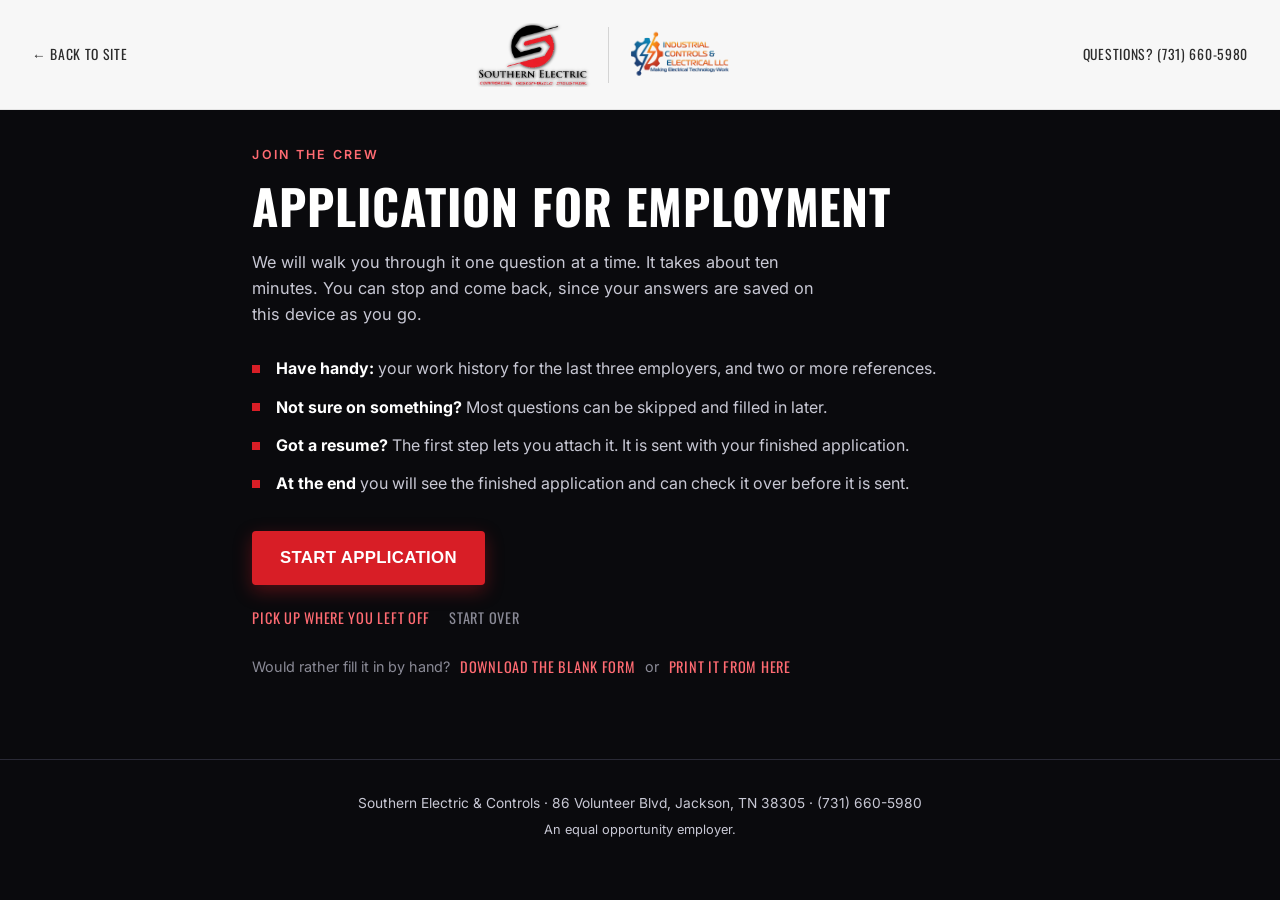
<file: apply.html>
<!DOCTYPE html>
<html lang="en">
<head>
<meta charset="UTF-8">
<meta name="viewport" content="width=device-width, initial-scale=1.0">
<meta name="description" content="Apply for a position with Southern Electric &amp; Controls - electrical, controls, design and estimating careers in Jackson, TN.">
<meta name="robots" content="index, follow">
<title>Apply Now | Southern Electric &amp; Controls</title>

<link rel="preconnect" href="https://fonts.googleapis.com">
<link rel="preconnect" href="https://fonts.gstatic.com" crossorigin>
<link href="https://fonts.googleapis.com/css2?family=Inter:wght@400;500;600;700;900&family=Oswald:wght@500;600;700&display=swap" rel="stylesheet">

<link rel="stylesheet" href="css/style.css?v=2">
<link rel="stylesheet" href="css/responsive.css?v=2">
<link rel="stylesheet" href="css/apply.css?v=13">

<link rel="icon" href="assets/images/logos/favicon.ico" sizes="any">
</head>
<body class="apply-page">

<!-- Header: same bar as the site, trimmed to a logo + a way back -->
<header class="header" id="header">
    <div class="header-inner">
        <a class="apply-back" href="index.html">&larr; <span>Back to site</span></a>
        <div class="logo">
            <a href="index.html" aria-label="Southern Electric &amp; Controls home">
                <img src="assets/images/logos/sec-logo.webp" alt="Southern Electric &amp; Controls" class="logo-img logo-img--sec" decoding="async">
            </a>
            <span class="logo-divider"></span>
            <img src="assets/images/logos/UpdatedICELogo-removebg-preview.webp" alt="Industrial Controls &amp; Electrical" class="logo-img logo-img--ice" decoding="async">
        </div>
        <a class="apply-help" href="tel:+17316605980">Questions? (731) 660-5980</a>
    </div>
</header>

<main class="apply-main">

    <!-- ---------- intro ---------- -->
    <section class="apply-intro" id="applyIntro">
        <div class="apply-shell">
            <div class="section-eyebrow">Join the crew</div>
            <h1>Application for employment</h1>
            <p class="apply-lead">
                We will walk you through it one question at a time. It takes about
                ten minutes. You can stop and come back, since your answers are
                saved on this device as you go.
            </p>
            <ul class="apply-points">
                <li><strong>Have handy:</strong> your work history for the last three
                    employers, and two or more references.</li>
                <li><strong>Not sure on something?</strong> Most questions can be skipped
                    and filled in later.</li>
                <li><strong>Got a resume?</strong> The first step lets you attach it.
                    It is sent with your finished application.</li>
                <li><strong>At the end</strong> you will see the finished application and
                    can check it over before it is sent.</li>
            </ul>
            <button class="btn btn--primary apply-start" id="applyStart">Start application</button>
            <p class="apply-resume" id="applyResume" hidden>
                <button class="apply-linkbtn" id="applyResumeBtn">Pick up where you left off</button>
                <button class="apply-linkbtn apply-linkbtn--muted" id="applyClearBtn">Start over</button>
            </p>
            <p class="apply-paper-note">
                Would rather fill it in by hand?
                <a class="apply-linkbtn" href="/assets/docs/SEC-Employment-Application.pdf" download>Download the blank form</a>
                <span class="apply-paper-or">or</span>
                <a class="apply-linkbtn" href="/apply?blank=1">print it from here</a>
            </p>
        </div>
    </section>

    <!-- ---------- the wizard ---------- -->
    <section class="apply-wizard" id="applyWizard" hidden>
        <div class="apply-progress" aria-hidden="true">
            <div class="apply-progress-bar" id="applyProgressBar"></div>
        </div>
        <div class="apply-shell">
            <div class="apply-step-meta">
                <button type="button" class="apply-jump-toggle" id="applyJump" aria-expanded="false" aria-controls="applyJumpPanel">
                    <span class="apply-section-name" id="applySectionName">Personal information</span>
                    <span class="apply-jump-caret" aria-hidden="true"></span>
                </button>
                <span class="apply-step-count" id="applyStepCount">1 of 1</span>
            </div>
            <nav class="apply-jump-panel" id="applyJumpPanel" hidden aria-label="Jump to a section"></nav>

            <form id="applyForm" novalidate>
                <div class="apply-card-stage" id="applyStage"><!-- cards render here --></div>

                <div class="apply-controls">
                    <button type="button" class="apply-btn apply-btn--back" id="applyBack">Back</button>
                    <button type="button" class="apply-btn apply-btn--skip" id="applySkip" hidden>Skip</button>
                    <button type="button" class="apply-btn apply-btn--review" id="applyToReview" hidden>Back to review</button>
                    <button type="submit" class="apply-btn apply-btn--next" id="applyNext">Next</button>
                </div>
                <p class="apply-tip">Press <kbd>Enter</kbd> to continue</p>
            </form>
        </div>
    </section>

    <!-- ---------- review ---------- -->
    <section class="apply-review" id="applyReview" hidden>
        <div class="apply-shell">
            <div class="section-eyebrow">Last look</div>
            <h2>Check your application</h2>
            <p class="apply-lead">This is exactly what we will receive. Check it over, then send.</p>

            <div class="apply-review-doc" id="applyReviewDoc"><!-- filled form renders here --></div>

            <div class="apply-send-row">
                <button class="btn btn--primary" id="applySend">Send my application</button>
                <button class="apply-linkbtn" id="applyBackToEdit">Keep editing</button>
            </div>
            <p class="apply-sending" id="applySending" hidden>Sending&hellip;</p>
            <p class="apply-error" id="applyError" hidden></p>
        </div>
    </section>

    <!-- ---------- done ---------- -->
    <section class="apply-done" id="applyDone" hidden>
        <div class="apply-shell apply-shell--center">
            <div class="apply-done-mark" aria-hidden="true">&#10003;</div>
            <h2>Application sent</h2>
            <p class="apply-lead" id="applyDoneLead">
                Thank you. Your application is with our team and a copy of the completed
                form went with it. We will be in touch.
            </p>
            <p><a class="btn btn--ghost" href="index.html">Back to the site</a></p>
        </div>
    </section>

</main>

<footer class="apply-footer">
    <div class="apply-shell">
        <p>Southern Electric &amp; Controls &middot; 86 Volunteer Blvd, Jackson, TN 38305 &middot;
           <a href="tel:+17316605980">(731) 660-5980</a></p>
        <p class="apply-eeo">An equal opportunity employer.</p>
    </div>
</footer>

<script src="js/apply-schema.js?v=4"></script>
<script src="js/apply-doc.js?v=5"></script>
<script src="js/apply.js?v=9"></script>
</body>
</html>
</file>
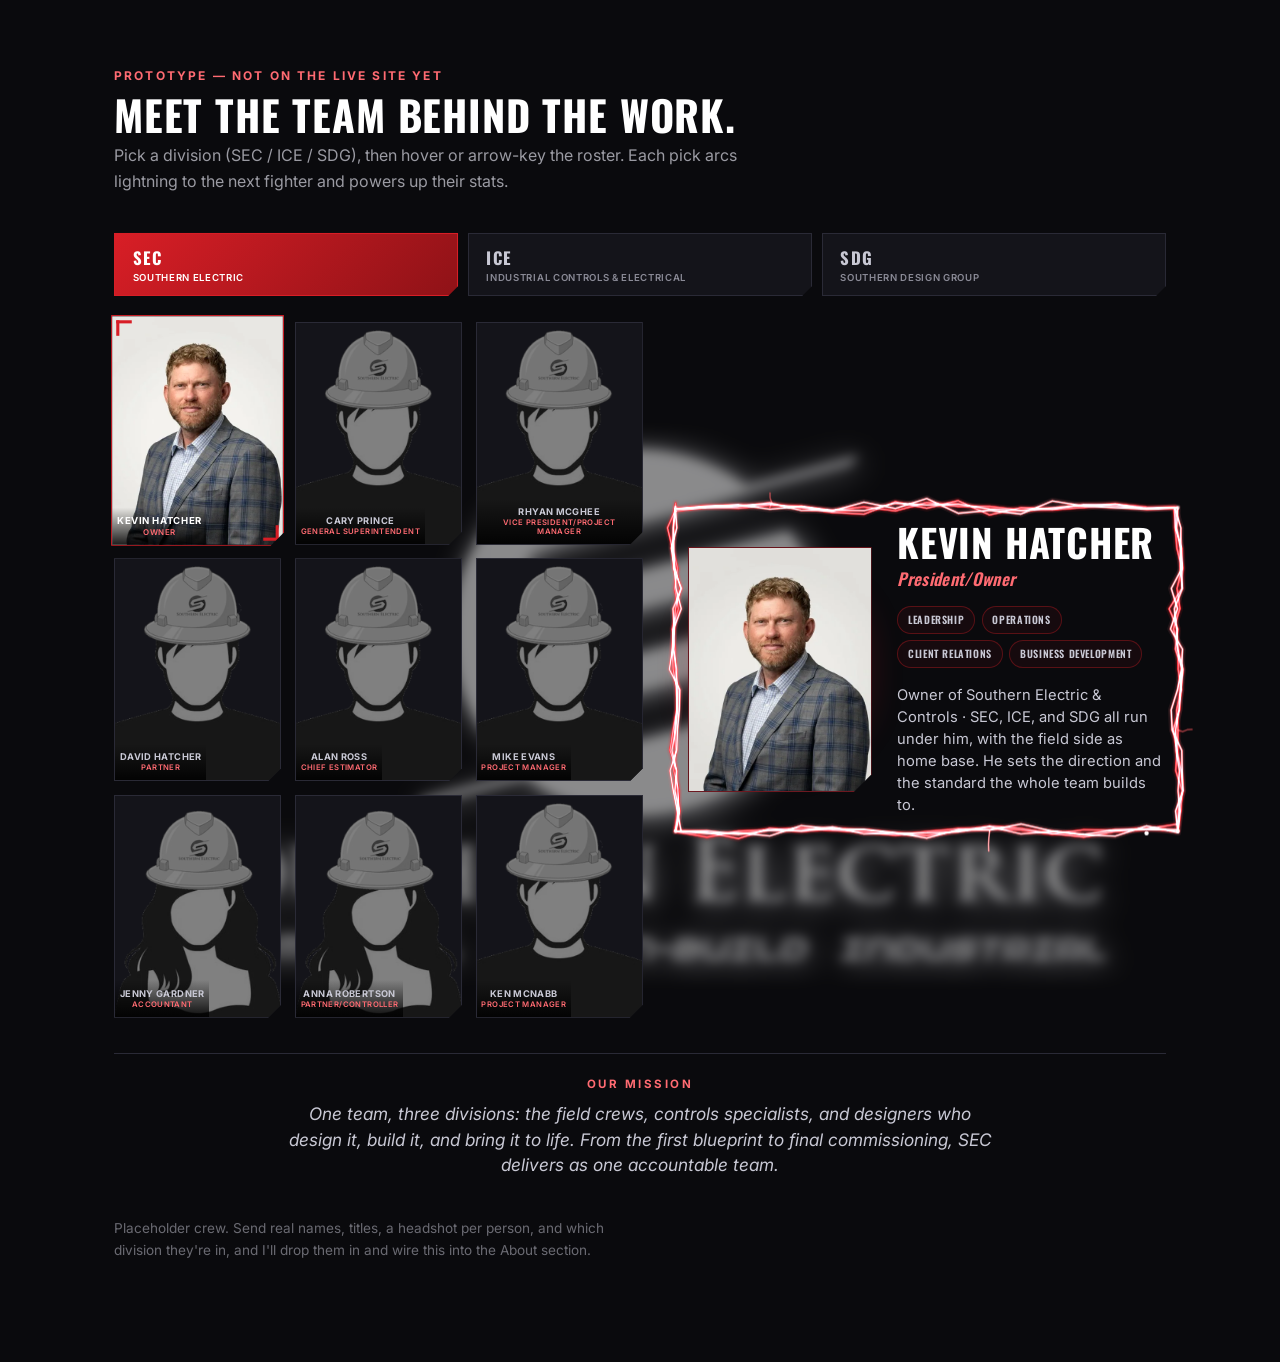
<file: team-preview.html>
<!doctype html>
<html lang="en"><head>
<meta charset="utf-8"><meta name="viewport" content="width=device-width, initial-scale=1">
<title>SEC Team — Arc Select (preview)</title>
<link href="https://fonts.googleapis.com/css2?family=Oswald:wght@500;600;700&family=Inter:wght@400;500;600;700&display=swap" rel="stylesheet">
<link rel="stylesheet" href="css/style.css">
<link rel="stylesheet" href="css/team-select.css">
<style>
  body { margin: 0; background: #0a0a0d; color: #e8e8ea; font-family: 'Inter', sans-serif; }
  .wrap { max-width: 1100px; margin: 0 auto; padding: 70px 24px 100px; }
  .eyebrow { color: #FF6B72; font: 700 .75rem/1 'Inter'; letter-spacing: .18em; text-transform: uppercase; margin-bottom: .7rem; }
  h1 { color: #fff; font-family: 'Oswald'; font-size: clamp(1.8rem, 4vw, 2.6rem); margin: 0 0 .4rem; text-transform: uppercase; }
  .sub { color: #9a9aa2; margin: 0 0 2.4rem; }
  .note { color: #6a6a72; font-size: .85rem; margin-top: 2.5rem; max-width: 60ch; }
</style>
</head><body>
  <div class="wrap">
    <div class="eyebrow">Prototype — not on the live site yet</div>
    <h1>Meet the team behind the work.</h1>
    <p class="sub">Pick a division (SEC / ICE / SDG), then hover or arrow-key the roster. Each pick arcs lightning to the next fighter and powers up their stats.</p>
    <div id="team-select"></div>
    <p class="note">Placeholder crew. Send real names, titles, a headshot per person, and which division they're in, and I'll drop them in and wire this into the About section.</p>
  </div>
  <script src="js/team-select.js"></script>
</body></html>
</file>
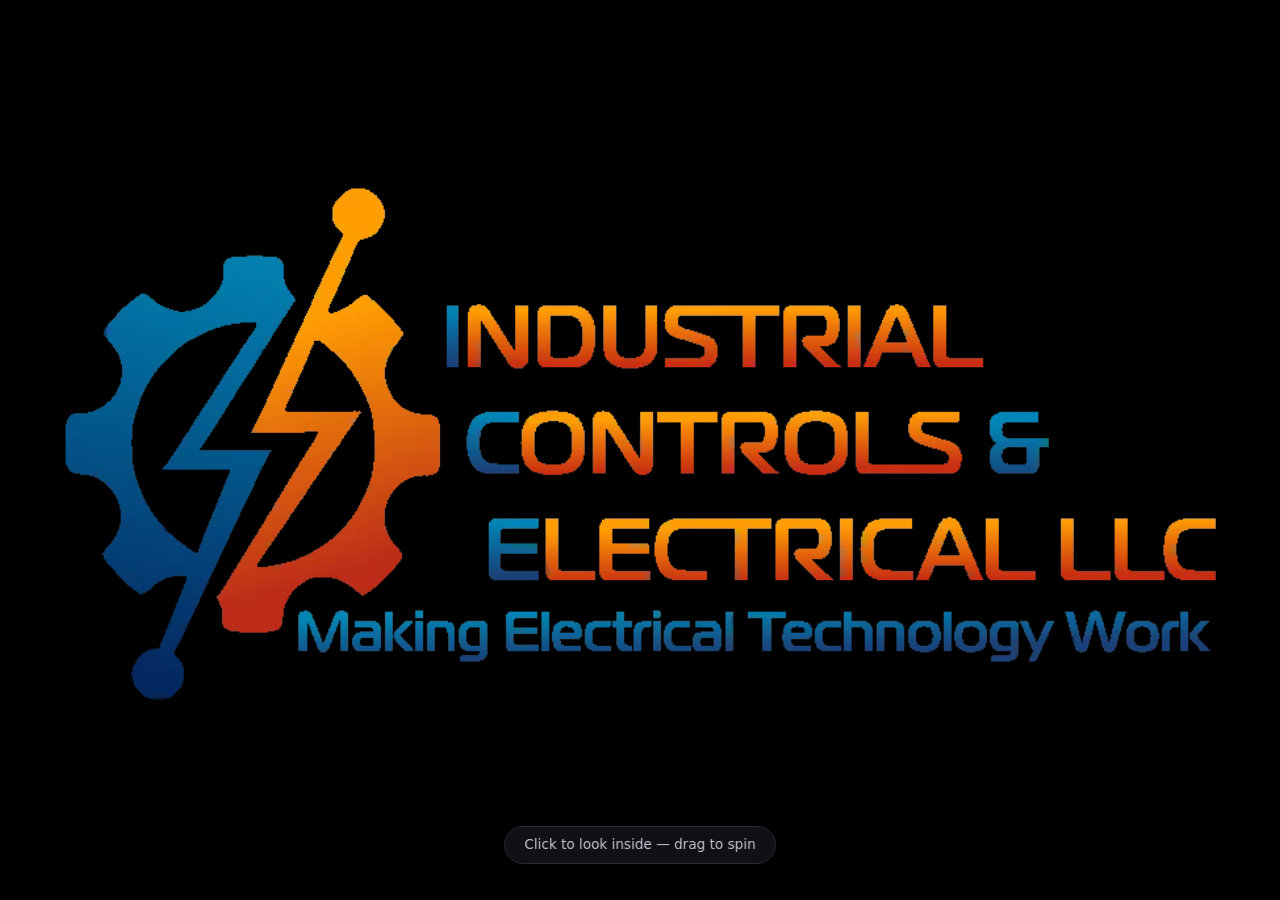
<file: test-panel.html>
<!DOCTYPE html>
<html lang="en">
<head>
<meta charset="UTF-8">
<meta name="viewport" content="width=device-width, initial-scale=1.0">
<title>Panel viewer test</title>
<link rel="stylesheet" href="css/style.css">
<style>
    body { min-height: 100vh; }
    /* mimic the full-width stage from index.html */
</style>
</head>
<body>
    <div class="controls-viewer" id="panelViewer">
        <canvas id="panelCanvas"></canvas>
        <div class="controls-hint" id="panelHint"><span class="hint-desktop">Click to look inside &mdash; drag to spin</span><span class="hint-touch">Tap to look inside &mdash; drag to spin</span></div>
    </div>
    <script type="importmap">
    {
        "imports": {
            "three": "./js/vendor/three.module.min.js",
            "three/addons/": "./js/vendor/addons/"
        }
    }
    </script>
    <script type="module" src="js/controls-panel.js"></script>
</body>
</html>
</file>
<file: css/style.css>
/* ============================================
   SOUTHERN ELECTRIC & CONTROLS - main stylesheet
   Cinematic dark theme inspired by the JM2 reference;
   SEC red palette pulled from the app's brand tokens.
   ============================================ */

:root {
    /* SEC brand palette - single source of truth */
    --sec-red:        #D81E26;
    --sec-red-hover:  #B91820;
    --sec-red-soft:   #FF6B72;
    --sec-red-glow:   rgba(216, 30, 38, 0.35);

    /* Surfaces */
    --bg:             #0a0a0d;
    --bg-darker:      #050507;
    --bg-section:     #101015;
    --bg-card:        #16161d;
    --bg-card-hover:  #1c1c25;
    --border:         #2a2a36;

    /* Text */
    --text:           #ffffff;
    --text-soft:      #c8c8d4;
    --text-muted:     #8a8a96;

    /* Gradients used in heroes / spotlights */
    --gradient-hero:    linear-gradient(135deg, rgba(10,10,13,0.95) 0%, rgba(60,10,12,0.55) 55%, rgba(216,30,38,0.20) 100%);
    --gradient-section: linear-gradient(180deg, var(--bg) 0%, var(--bg-section) 100%);

    /* Layout / motion */
    --header-h:           110px;
    --header-h-scrolled:  76px;
    --container-max:      1400px;
    --section-pad:        110px;
    --t-fast:             0.18s ease;
    --t-smooth:           0.4s cubic-bezier(0.4, 0, 0.2, 1);
    --t-dramatic:         0.7s cubic-bezier(0.16, 1, 0.3, 1);

    /* Shadows */
    --shadow-glow:    0 0 30px var(--sec-red-glow);
    --shadow-card:    0 10px 40px rgba(0, 0, 0, 0.5);

    /* Angled corner cut - the Arc Select shape language (see css/team-select.css).
       45-degree chamfer on the bottom-right; step the size with the surface.
       NOTE: clip-path also clips box-shadow. Only put these on shadow-free
       surfaces, or move the shadow to filter: drop-shadow() so it follows
       the cut silhouette (do not animate that filter - it repaints per frame). */
    --cut-sm: polygon(0 0, 100% 0, 100% calc(100% - 8px),  calc(100% - 8px)  100%, 0 100%);
    --cut-md: polygon(0 0, 100% 0, 100% calc(100% - 13px), calc(100% - 13px) 100%, 0 100%);
    --cut-lg: polygon(0 0, 100% 0, 100% calc(100% - 18px), calc(100% - 18px) 100%, 0 100%);
}

/* --- Reset --- */
*, *::before, *::after { box-sizing: border-box; margin: 0; padding: 0; }
html { scroll-behavior: smooth; font-size: 16px; }
body {
    font-family: 'Inter', system-ui, -apple-system, sans-serif;
    background: var(--bg);
    color: var(--text);
    line-height: 1.6;
    overflow-x: hidden;
    -webkit-font-smoothing: antialiased;
}

/* --- Typography --- */
h1, h2, h3, h4, h5 {
    font-family: 'Oswald', 'Inter', sans-serif;
    text-transform: uppercase;
    letter-spacing: 0.02em;
    line-height: 1.05;
    color: var(--text);
}
h1 { font-size: clamp(2.4rem, 5vw, 4.2rem); font-weight: 700; }
h2 { font-size: clamp(1.8rem, 3.5vw, 2.8rem); font-weight: 700; }
h3 { font-size: clamp(1.1rem, 2vw, 1.4rem); font-weight: 600; }
h4 { font-size: 1rem; font-weight: 700; }
h5 { font-size: 0.78rem; font-weight: 700; letter-spacing: 0.12em; color: var(--text-soft); }
p  { color: var(--text-soft); max-width: 65ch; }
a  { color: inherit; text-decoration: none; transition: color var(--t-fast); }

/* --- Container --- */
.container {
    width: 100%;
    max-width: var(--container-max);
    margin: 0 auto;
    padding: 0 2rem;
}

/* --- Reusable bits --- */
.section-eyebrow {
    text-transform: uppercase;
    letter-spacing: 0.18em;
    font-size: 0.78rem;
    font-weight: 600;
    color: var(--sec-red-soft);
    margin-bottom: 1rem;
}
.section-eyebrow--light { color: var(--sec-red-soft); }
.section-title { max-width: 24ch; margin-bottom: 3rem; }
.section-title--light { color: var(--text); }
.accent { color: var(--sec-red-soft); }

.btn {
    display: inline-flex;
    align-items: center;
    gap: 0.5rem;
    padding: 0.95rem 1.6rem;
    border-radius: 4px;
    font-weight: 600;
    font-size: 0.95rem;
    letter-spacing: 0.02em;
    text-transform: uppercase;
    transition: background-color var(--t-smooth), border-color var(--t-smooth), color var(--t-smooth), transform var(--t-smooth), box-shadow var(--t-smooth);
    cursor: pointer;
    border: 2px solid transparent;
}
.btn--primary {
    background: var(--sec-red);
    color: white;
    box-shadow: 0 6px 18px rgba(216, 30, 38, 0.35);
}
.btn--primary:hover { background: var(--sec-red-hover); transform: translateY(-1px); box-shadow: 0 8px 22px rgba(216, 30, 38, 0.55); }
.btn--ghost { border-color: var(--text-soft); color: var(--text); }
.btn--ghost:hover { border-color: var(--sec-red-soft); color: var(--sec-red-soft); }
.btn--wide { width: 100%; justify-content: center; }

/* --- Loading screen - light backdrop so the SEC logo's black portions stay visible --- */
.loading-screen {
    position: fixed; inset: 0;
    background:
        radial-gradient(circle at center, #f7f5f0 0%, #e9e6df 100%);
    z-index: 9999;
    display: flex; align-items: center; justify-content: center;
    transition: opacity 0.5s ease, visibility 0.5s ease;
}
.loading-screen.hidden { opacity: 0; visibility: hidden; pointer-events: none; }
.loading-mark {
    font-family: 'Oswald', sans-serif;
    font-size: 5rem; font-weight: 700;
    color: var(--sec-red);
    letter-spacing: 0.1em;
    text-shadow: 0 0 40px var(--sec-red-glow);
    animation: pulse 1.6s ease-in-out infinite;
}
.loading-logo {
    max-width: 380px; width: 70%;
    filter: drop-shadow(0 10px 40px rgba(0, 0, 0, 0.15));
    animation: pulse 1.8s ease-in-out infinite;
}
@keyframes pulse { 0%, 100% { opacity: 1; transform: scale(1); } 50% { opacity: 0.7; transform: scale(1.04); } }

/* --- Header --- */
.header {
    position: fixed; top: 0; left: 0; right: 0;
    height: var(--header-h);
    z-index: 1000;
    background: linear-gradient(180deg, rgba(255,255,255,0.96) 0%, rgba(255,255,255,0.88) 100%);
    backdrop-filter: blur(12px); -webkit-backdrop-filter: blur(12px);
    border-bottom: 1px solid rgba(0,0,0,0.08);
    transition: height var(--t-smooth), background var(--t-smooth), border-bottom-color var(--t-smooth), box-shadow var(--t-smooth);
}
/* The bar keeps its full height on scroll - only the background firms up and
   a soft shadow appears, as a depth cue. (It used to shrink to
   --header-h-scrolled; that var is now unused.) */
/* Only the border and shadow change on scroll. The background is left alone
   on purpose: the resting state is a gradient and this used to switch it to a
   flat colour, which browsers cannot fade between - it swapped instantly and
   read as a flash. Border and shadow both animate cleanly. */
.header.scrolled { border-bottom-color: rgba(0,0,0,0.12); box-shadow: 0 2px 16px rgba(0,0,0,0.06); }
.header-inner {
    height: 100%;
    max-width: var(--container-max);
    margin: 0 auto;
    padding: 0 2rem;
    display: flex; align-items: center; justify-content: space-between;
}
.logo {
    display: flex; align-items: center; gap: 14px;
    color: var(--text);
    transition: opacity var(--t-fast);
}
.logo:hover { opacity: 0.85; }
.logo-img {
    width: auto;
    display: block;
    /* Display both logos at sizes that preserve their wordmarks legibly. */
}
/* The SEC logo has black ink + a red mark.  On a near-black background the black
   portions disappear.  Wrap it in a soft off-white plate so it stays readable on
   every theme background.  Padding accounts for the logo's tagline. */
.logo-img--sec {
    height: 72px;
    background: #f5f5f1;
    padding: 6px 12px;
    border-radius: 6px;
    box-shadow: 0 2px 8px rgba(0, 0, 0, 0.25);
}
.logo-img--ice { height: 52px; }       /* ICE logo is light-colored; reads fine on black */
.logo-divider { width: 1px; height: 56px; background: var(--border); }
.logo--footer .logo-img--sec { height: 80px; }
.logo--footer .logo-img--ice { height: 58px; }
/* logos keep their full size on scroll too */

.nav-list { display: flex; align-items: center; gap: 2.2rem; list-style: none; }
.nav-link {
    font-size: 0.9rem;
    font-weight: 500;
    text-transform: uppercase;
    letter-spacing: 0.06em;
    color: #2b2b2b;
    padding: 0.5rem 0;
    position: relative;
    transition: color var(--t-fast);
}
.nav-link::after {
    content: ''; position: absolute; bottom: -2px; left: 0;
    width: 0; height: 2px;
    background: var(--sec-red);
    transition: width var(--t-smooth);
}
.nav-link:hover { color: var(--sec-red); }
.nav-link:hover::after { width: 100%; }
.nav-link--cta {
    padding: 0.55rem 1.2rem;
    background: var(--sec-red);
    color: white;
    border-radius: 4px;
}
.nav-link--cta:hover { background: var(--sec-red-hover); color: white; }
.nav-link--cta::after { display: none; }

/* Mobile menu toggle */
.menu-toggle {
    display: none;
    width: 36px; height: 36px;
    flex-direction: column; justify-content: space-around;
    background: transparent; border: none; cursor: pointer; padding: 6px 0;
}
.menu-toggle span {
    display: block; width: 100%; height: 2px;
    background: #1a1a1a;
    transition: transform var(--t-smooth), opacity var(--t-smooth);
}

/* ── Light header: SEC logo needs no dark plate on white; divider goes light ── */
.header .logo-img--sec {
    background: transparent;
    box-shadow: none;
    padding: 4px 0;
}
.header .logo-divider { background: rgba(0,0,0,0.14); }

/* Mobile nav */
.nav-overlay { display: none; }
.mobile-nav { display: none; }

/* --- HERO ---
   Full-width banner strip with aspect-ratio 1920/500 - same aspect as the
   video, so EVERYTHING inside (gradient bg, logo, video) scales together at
   every viewport width.  The logo always sits at the same proportional
   position whether the banner is 1920px or 800px wide.
   After the video ends, the logo slides to the right and the text slides
   in from the left so they sit side-by-side. */
.hero {
    position: relative;
    width: 100%;
    padding-top: var(--header-h);
    overflow: hidden;
    background: #0a0a0d;
}

/* Layer 0 - full-bleed gradient.  Page-level background that extends behind
   the banner; relevant on the mobile stack where text sits below the banner. */
.hero-bg {
    position: absolute; inset: 0;
    background: url('../Images/Gradient.webp') center center / cover no-repeat;
    z-index: 0;
}

/* Layer 1 - the banner strip.  Width follows the viewport, height comes from
   the aspect ratio.  All children are absolutely positioned and scale with
   the strip - so the banner height ALWAYS equals the video's rendered height,
   and the gradient behind matches it exactly. */
.hero-strip {
    position: relative;
    width: 100%;
    aspect-ratio: 1920 / 500;
    overflow: hidden;
    z-index: 1;
}

/* Banner background - Gradient.webp stretched to the banner's aspect so it
   matches the gradient baked into the video's final frame.  When the video
   fades to 0, this is what's underneath at the exact same height. */
.hero-banner-bg {
    position: absolute; inset: 0;
    background: #fff;   /* white base - the intro fades to this (logo on white) before the drone loop fades in */
    z-index: 0;
}

/* Layer 1b - Banner-Drone.mp4 loops as the moving background, painting above
   the static gradient (same z-index, later in the DOM) but behind the logo.
   Hidden under truck2.mp4 (Layer 3) until that fades out on `ended`. */
.hero-drone {
    position: absolute; inset: 0;
    width: 100%; height: 100%;
    object-fit: cover;
    z-index: 0;
    pointer-events: none;
    background: #fff;
    /* Starts hidden. After the intro fades to white, this fades in from white
       behind the logo and then loops with no further fades. */
    opacity: 0;
    transition: opacity 1.2s ease;
}
.hero-drone.is-in { opacity: 1; }

/* Layer 2 - logo lives inside a wrapper so the state-driven slide (center →
   right) and the scroll-driven shift/scale don't fight each other on the
   transform property.  Wrapper handles state, inner <img> handles scroll. */
.hero-logo-wrap {
    position: absolute;
    left: 50%; top: 50%;
    width: 40%;  /* matches the logo's width in the video's final frame */
    transform: translate(-50%, -50%);
    transition: transform 1.1s cubic-bezier(0.16, 1, 0.3, 1) 0.15s;
    z-index: 1;
    pointer-events: none;
    user-select: none;
}
.hero.is-revealed .hero-logo-wrap {
    /* Original SE position - wrapper slides from 30–70% to 58–98% of banner. */
    transform: translate(20%, -50%);
}
.hero-logo {
    display: block;
    width: 100%; height: auto;
    transform: translate(0, var(--logo-shift, 0px)) scale(var(--logo-scale, 1));
    transform-origin: center center;
    will-change: opacity, transform;
}

/* Layer 3 - truck2.mp4 fills the strip at its native aspect (no cropping
   needed since the strip aspect matches the video).  When the intro finishes
   it FADES TO WHITE (the drone underneath is still hidden), revealing the logo
   on white; the drone loop then fades in from white behind the logo.  Because
   the hand-off goes through solid white - never two moving videos at once - the
   background doesn't flicker and the logo stays the focus. */
.hero-video {
    position: absolute; inset: 0;
    width: 100%; height: 100%;
    object-fit: cover;
    z-index: 2;
    opacity: 1;
    pointer-events: none;
    background: #fff;
    transition: opacity 0.7s ease, visibility 0s linear 0.7s;
}
.hero-video.is-finished {
    opacity: 0;
    visibility: hidden;
}

/* Hero text - absolute-overlay on the LEFT side of the banner.  Sized so
   the content fits within the banner's scaled height at any viewport ≥880px.
   Initial state: parked off-screen left.  After video ends and `.is-revealed`
   is set on `.hero`, it slides in. */
.hero-content {
    position: absolute;
    top: var(--header-h);
    /* `left:` aligns the text with the .container max-width on wide
       viewports (or sits at 1.75rem on narrow ones).  Doing this via
       `left:` not `padding-left:` is critical - padding would subtract
       from the 780px width cap and crush the text into 1-2 words per
       line on ultrawide screens. */
    left: max(1.75rem, calc((100vw - 1400px) / 2));
    bottom: 0;
    width: min(50%, 780px);
    display: flex;
    flex-direction: column;
    justify-content: center;
    gap: 0.4rem;
    padding: clamp(1rem, 2vw, 2rem) 1.75rem;
    z-index: 4;
    margin: 0;
    transform: translateX(-110%);
    opacity: 0;
    /* Delayed so the (light) text only slides in once the drone has faded in
       behind it - during the white "logo moment" the text would be invisible. */
    transition: transform 1.1s cubic-bezier(0.16, 1, 0.3, 1) 1.5s,
                opacity 1.1s ease-out 1.5s;
}
.hero.is-revealed .hero-content {
    transform: translateX(0);
    opacity: 1;
}

/* Hero typography - sized to fit inside the banner's scaled height
   (banner ≈ 26vw tall; at 1280 viewport that's 333px). */
.hero-eyebrow {
    display: inline-flex; align-items: center; gap: 0.6rem;
    font-size: clamp(0.65rem, 0.8vw, 0.8rem);
    text-transform: uppercase;
    letter-spacing: 0.18em;
    color: var(--text-soft);
    font-weight: 600;
    margin-bottom: 0.8rem;
}
.hero-eyebrow .dot {
    width: 7px; height: 7px;
    border-radius: 50%;
    background: var(--sec-red);
    box-shadow: 0 0 12px var(--sec-red-glow);
    animation: blink 2s ease-in-out infinite;
}
@keyframes blink { 0%,100% { opacity: 1; } 50% { opacity: 0.4; } }
.hero-title {
    margin-bottom: 0.9rem;
    font-size: clamp(1.1rem, 2.4vw, 2.4rem);
    line-height: 1.2;
    /* No max-width - let the title fill the hero-content width so it doesn't
       wrap into 1-2 words per line on wider screens.  The hardcoded <br>
       in the markup still controls where the two phrases break. */
}
.hero-lead {
    font-size: clamp(0.82rem, 1.05vw, 1.05rem);
    line-height: 1.55;
    margin-bottom: 1.4rem;
    color: var(--text-soft);
}
.hero-cta { display: flex; gap: 0.8rem; flex-wrap: wrap; }
.hero-cta .btn { padding: 0.6rem 1.1rem; font-size: clamp(0.78rem, 0.9vw, 0.9rem); }

.scroll-cue {
    position: absolute; left: 50%; bottom: 2rem;
    transform: translateX(-50%);
    display: flex; flex-direction: column; align-items: center; gap: 0.6rem;
    font-size: 0.7rem;
    text-transform: uppercase;
    letter-spacing: 0.25em;
    color: var(--text-muted);
    z-index: 3;
    opacity: 0;
    pointer-events: none;
    transition: opacity 0.9s ease-out 0.4s;
}
.hero.is-revealed .scroll-cue {
    opacity: 1;
    pointer-events: auto;
}
.scroll-cue-bar {
    width: 1px; height: 36px;
    background: linear-gradient(180deg, transparent, var(--sec-red-soft));
    animation: scrollPulse 1.8s ease-in-out infinite;
}
@keyframes scrollPulse { 0%,100% { opacity: 0.4; transform: scaleY(1); } 50% { opacity: 1; transform: scaleY(1.4); } }

/* --- Companies section --- */
.companies { padding: var(--section-pad) 0; background: var(--bg-section); }
.company-grid { display: grid; grid-template-columns: repeat(2, 1fr); gap: 2rem; }
.company-card {
    background: var(--bg-card);
    border: 1px solid var(--border);
    clip-path: var(--cut-sm);
    padding: 2.4rem;
    transition: transform var(--t-smooth), border-color var(--t-smooth);
    position: relative; overflow: hidden;
}
.company-card::before {
    content: ''; position: absolute; top: 0; left: 0;
    width: 0; height: 3px;
    background: var(--sec-red);
    transition: width var(--t-smooth);
}
.company-card:hover { transform: translateY(-4px); border-color: var(--sec-red); }
.company-card:hover::before { width: 100%; }
.company-mark {
    font-family: 'Oswald', sans-serif;
    font-size: 3rem; font-weight: 700;
    color: var(--sec-red);
    letter-spacing: 0.08em;
    line-height: 1;
    margin-bottom: 1rem;
}
.company-card--ice .company-mark { color: var(--sec-red-soft); }
.company-name { margin-bottom: 0.4rem; }
.company-tag {
    text-transform: uppercase;
    letter-spacing: 0.12em;
    font-size: 0.78rem;
    color: var(--text-muted);
    margin-bottom: 1.4rem;
}
.company-bullets {
    list-style: none;
    margin-bottom: 1.8rem;
}
.company-bullets li {
    padding: 0.55rem 0 0.55rem 1.6rem;
    position: relative;
    color: var(--text-soft);
    border-bottom: 1px solid var(--border);
}
.company-bullets li:last-child { border-bottom: none; }
.company-bullets li::before {
    content: '';
    position: absolute; left: 0; top: 1.1rem;
    width: 10px; height: 2px;
    background: var(--sec-red);
}
.company-link {
    font-size: 0.9rem; font-weight: 600;
    color: var(--sec-red-soft);
    text-transform: uppercase;
    letter-spacing: 0.08em;
    transition: color var(--t-fast);
}
.company-link:hover { color: var(--text); }

/* --- Memberships & certifications badge strip --- */
.affiliations {
    padding: 4rem 0 4.5rem;
    background: var(--bg-section);
    text-align: center;
    content-visibility: auto;
    contain-intrinsic-size: auto 380px;
}
.affiliations-lead {
    max-width: 720px;
    margin: 0.9rem auto 2.2rem;
    color: var(--text-soft);
}
.affiliations-lead strong { color: var(--text); }
.affiliation-badges {
    display: flex;
    flex-wrap: wrap;
    justify-content: center;
    gap: 1.2rem;
}
.affiliation-badge {
    display: flex; align-items: center; justify-content: center;
    height: 112px;
    min-width: 170px;
    padding: 1rem 1.6rem;
    background: #f5f5f7;   /* light tile - the badge art was drawn for white */
    clip-path: var(--cut-md);
    filter: drop-shadow(0 8px 20px rgba(0, 0, 0, 0.45));
    transition: transform var(--t-smooth);
}
.affiliation-badge:hover {
    transform: translateY(-4px);
}
.affiliation-badge img {
    max-height: 80px;
    max-width: 200px;
    object-fit: contain;
}
@media (max-width: 900px) {
    .affiliation-badge { height: 96px; min-width: 140px; padding: 0.8rem 1.2rem; }
    .affiliation-badge img { max-height: 66px; max-width: 160px; }
}

/* --- Three-company explorer (SEC / ICE / SDG panels) --- */
.co-stage {
    display: grid;
    grid-template-columns: repeat(3, 1fr);
    gap: 1.6rem;
    margin-top: 3rem;
}
.co-panel {
    position: relative;
    height: min(560px, 64vh);
    border: 1px solid transparent;
    clip-path: var(--cut-lg);
    overflow: hidden;
    /* per-company palette (overridden below) */
    --co-c1: var(--sec-red);
    --co-c2: rgba(216, 30, 38, 0.30);
    --co-glow1: rgba(216, 30, 38, 0.15);
    --co-glow2: rgba(120, 10, 14, 0.10);
    /* card surface + gradient border in the company colors */
    background:
        linear-gradient(180deg, var(--bg-card), var(--bg-darker)) padding-box,
        linear-gradient(165deg, var(--co-c1), var(--border) 32%, var(--border) 68%, var(--co-c2)) border-box;
    transition: transform var(--t-smooth), box-shadow var(--t-smooth);
}
.co-panel--sec { --co-c1: #d81e26; --co-c2: rgba(216, 30, 38, 0.35); --co-glow1: rgba(216, 30, 38, 0.16); --co-glow2: rgba(120, 10, 14, 0.10); }
.co-panel--ice { --co-c1: #2f7bff; --co-c2: rgba(255, 122, 20, 0.50); --co-glow1: rgba(47, 123, 255, 0.14); --co-glow2: rgba(255, 122, 20, 0.10); }
.co-panel--sdg { --co-c1: #ff5b62; --co-c2: rgba(190, 198, 212, 0.40); --co-glow1: rgba(216, 30, 38, 0.13); --co-glow2: rgba(150, 160, 180, 0.08); }
/* ambient company glow + faint schematic grid */
.co-panel::before {
    content: '';
    position: absolute; inset: 0; z-index: 0;
    background:
        radial-gradient(ellipse at 18% 0%, var(--co-glow1), transparent 55%),
        radial-gradient(ellipse at 85% 100%, var(--co-glow2), transparent 60%),
        repeating-linear-gradient(0deg, rgba(255, 255, 255, 0.022) 0 1px, transparent 1px 42px),
        repeating-linear-gradient(90deg, rgba(255, 255, 255, 0.022) 0 1px, transparent 1px 42px);
    opacity: 0.85;
    transition: opacity 0.5s ease;
}
/* ghost watermark logo, upper right */
.co-panel::after {
    content: '';
    position: absolute; inset: 0; z-index: 0;
    background: var(--co-ghost, none) no-repeat right -14% top -4% / 62%;
    opacity: 0.05;
    pointer-events: none;
    transition: opacity 0.5s ease;
}
.co-panel--sec::after { --co-ghost: url('../assets/images/logos/ghost-sec.webp'); }
.co-panel--ice::after { --co-ghost: url('../assets/images/logos/ghost-ice.webp'); }
.co-panel--sdg::after { --co-ghost: url('../assets/images/logos/ghost-sdg.webp'); }
.co-panel:hover::before,
.co-panel:focus-within::before { opacity: 1; }
.co-panel:hover::after,
.co-panel:focus-within::after { opacity: 0.09; }
.co-panel:hover,
.co-panel:focus-visible {
    transform: translateY(-6px);
    outline: none;
}
/* Face: big brand logo by default; the description crossfades in over it
   on hover (same pattern as the project cards' logo→image swap) */
.co-face {
    position: absolute;
    inset: 0 0 150px 0;   /* leave room for the totem strip */
    z-index: 1;
    display: flex; align-items: center; justify-content: center;
    padding: 2rem;
}
.co-face-logo {
    max-width: 86%;
    max-height: 76%;
    object-fit: contain;
    opacity: 0.95;
    /* soft white halo so dark logo art reads against the dark card.
       PERF: the filter stays CONSTANT (only opacity/transform animate on
       hover), so the filtered result is rendered once and then composited -
       animating blur/drop-shadow here caused per-frame repaints. */
    filter:
        drop-shadow(0 0 2px rgba(255, 255, 255, 0.45))
        drop-shadow(0 0 20px rgba(255, 255, 255, 0.28));
    transition: opacity 0.45s ease, transform 0.45s ease;
}
.co-panel:hover .co-face-logo,
.co-panel:focus-within .co-face-logo {
    opacity: 0.04;
    transform: scale(0.95);
}
.co-face-desc {
    position: absolute; inset: 0;
    display: flex; flex-direction: column; justify-content: center;
    padding: 2rem;
    opacity: 0;
    transform: translateY(12px);
    transition: opacity 0.45s ease, transform 0.45s ease;
    pointer-events: none;
}
.co-panel:hover .co-face-desc,
.co-panel:focus-within .co-face-desc {
    opacity: 1;
    transform: none;
}
/* Totem: the small animated selector at the bottom center - grows and
   glows on hover; it IS the click target */
.co-totem {
    position: absolute;
    left: 50%; bottom: 1.3rem;
    transform: translateX(-50%);
    width: 180px; height: 120px;
    z-index: 2;
    display: flex; align-items: center; justify-content: center;
    background: none; border: none; padding: 0;
    cursor: pointer;
    transition: transform 0.35s cubic-bezier(0.16, 1, 0.3, 1), filter 0.35s ease;
    filter: drop-shadow(0 0 0 rgba(216, 30, 38, 0));
}
/* the totem's stage: a soft company-colored pool of light it sits on */
.co-totem::before {
    content: '';
    position: absolute;
    left: 50%; bottom: -10px;
    transform: translateX(-50%);
    width: 145%; height: 30px;
    border-radius: 50%;
    background: radial-gradient(ellipse, var(--co-glow1), transparent 68%);
    opacity: 0.9;
    transition: opacity 0.35s ease, width 0.35s ease;
    pointer-events: none;
}
.co-totem:hover::before,
.co-totem:focus-visible::before {
    opacity: 1;
    width: 175%;
}
.co-totem:hover,
.co-totem:focus-visible {
    transform: translateX(-50%) scale(1.15);
    filter: drop-shadow(0 0 16px rgba(216, 30, 38, 0.55));
    outline: none;
}
.co-totem-img {
    max-width: 100%; max-height: 100%;
    object-fit: contain;
    /* lighter version of the face halo - keeps the small dark marks legible */
    filter:
        drop-shadow(0 0 1px rgba(255, 255, 255, 0.4))
        drop-shadow(0 0 10px rgba(255, 255, 255, 0.22));
}
.co-totem canvas { width: 100%; height: 100%; display: block; }
.co-totem-spin { animation: coCoinSpin 7s linear infinite; }
@keyframes coCoinSpin {
    from { transform: perspective(700px) rotateY(0deg); }
    to   { transform: perspective(700px) rotateY(360deg); }
}
.co-mark {
    font-family: 'Oswald', sans-serif;
    font-size: 2.4rem; font-weight: 700;
    letter-spacing: 0.14em;
    color: var(--sec-red);
    line-height: 1;
}
.co-name {
    font-size: 1.15rem;
    margin: 0.4rem 0 0.5rem;
}
.co-tag {
    font-size: 0.92rem;
    color: var(--text-soft);
    margin-bottom: 1rem;
}
.co-cta {
    font-size: 0.85rem; font-weight: 600;
    color: var(--sec-red-soft);
    text-transform: uppercase;
    letter-spacing: 0.08em;
    transition: color var(--t-fast);
}
.co-panel:hover .co-cta { color: var(--text); }

/* --- Explore drawer (right slide-over) --- */
.explore-scrim {
    position: fixed; inset: 0;
    z-index: 1400;   /* above the fixed header (1000) */
    background: rgba(5, 5, 7, 0.65);
    opacity: 0; visibility: hidden; pointer-events: none;
    transition: opacity 0.4s ease, visibility 0.4s ease;
}
.explore-scrim.is-open {
    opacity: 1; visibility: visible; pointer-events: auto;
    backdrop-filter: blur(4px);
}
.explore-drawer {
    position: fixed; top: 0; right: 0; bottom: 0;
    z-index: 1401;   /* above the scrim, below the loading screen */
    width: min(620px, 94vw);
    background: var(--bg-darker);
    border-left: 1px solid var(--border);
    box-shadow: -30px 0 80px rgba(0, 0, 0, 0.6);
    transform: translateX(102%);
    /* visibility too - so nothing (e.g. the tow's page-shake overriding
       transforms on body children) can ever flash it into view while closed */
    visibility: hidden;
    transition: transform 0.5s cubic-bezier(0.16, 1, 0.3, 1), visibility 0.5s;
    overflow-y: auto;
    padding: 3.2rem 2.4rem 3rem;
}
.explore-drawer.is-open { transform: translateX(0); visibility: visible; }
.explore-close {
    /* sticky, so the X rides along as the drawer content scrolls */
    position: sticky; top: 0.8rem;
    display: block;
    margin: -2rem -1rem -44px auto;   /* sit in the top-right; don't push content down */
    width: 44px; height: 44px;
    font-size: 1.8rem; line-height: 1;
    color: var(--text-soft);
    background: var(--bg-card);
    border: 1px solid var(--border);
    border-radius: 50%;
    cursor: pointer;
    z-index: 5;
    box-shadow: 0 4px 16px rgba(0, 0, 0, 0.45);
    transition: color var(--t-fast), border-color var(--t-fast);
}
.explore-close:hover { color: var(--text); border-color: var(--sec-red); }
.explore-head { margin-bottom: 1.4rem; }
.explore-head h3 {
    font-size: 1.6rem;
    margin: 0.5rem 0 0.2rem;
}
.explore-tagline {
    color: var(--text-muted);
    font-size: 0.9rem;
    text-transform: uppercase;
    letter-spacing: 0.08em;
}
.explore-content > p { color: var(--text-soft); margin-bottom: 1.6rem; }
.explore-acc {
    border-top: 1px solid var(--border);
    padding: 0.2rem 0;
}
.explore-acc:last-child { border-bottom: 1px solid var(--border); }
.explore-acc summary {
    font-family: 'Oswald', sans-serif;
    text-transform: uppercase;
    letter-spacing: 0.06em;
    font-size: 1rem;
    padding: 0.9rem 0;
    cursor: pointer;
    list-style: none;
    position: relative;
}
.explore-acc summary::-webkit-details-marker { display: none; }
.explore-acc summary::after {
    content: '+';
    position: absolute; right: 0.2rem;
    color: var(--sec-red-soft);
    transition: transform var(--t-fast);
}
.explore-acc[open] summary::after { content: '–'; }
.explore-acc > *:not(summary) { margin-bottom: 1rem; }
.explore-acc .company-link { display: inline-block; margin: 0.2rem 0 1rem; }
.explore-acc p { color: var(--text-soft); }
.explore-acc .btn { margin: 0.4rem 0 1.2rem; }
/* Honeywell badge inside the drawer - the section's badge-ring, scaled down */
.explore-badge { display: flex; justify-content: center; padding: 0.6rem 0 1rem; }
.explore-badge .badge-ring { width: 200px; height: 200px; }
.explore-badge .badge-num { font-size: 1.4rem; }
.explore-badge .badge-logo { height: 32px; }

@media (max-width: 900px) {
    .co-stage { grid-template-columns: 1fr; gap: 1.2rem; }
    .co-panel { height: 480px; }
    .co-mark { font-size: 2rem; }
    .co-tag { font-size: 0.88rem; }
}
/* Touch devices have no hover: keep the description permanently visible
   with the brand logo dimmed to a backdrop behind it */
@media (hover: none) {
    .co-face-logo { opacity: 0.10; }
    .co-face-desc { opacity: 1; transform: none; }
}

/* --- Services --- */
.services { padding: var(--section-pad) 0; background: var(--bg); }
.service-grid {
    display: grid;
    grid-template-columns: repeat(3, 1fr);
    gap: 1.4rem;
}
.service-card {
    background: var(--bg-card);
    border: 1px solid var(--border);
    clip-path: var(--cut-md);
    padding: 2rem;
    transition: background-color var(--t-smooth), border-color var(--t-smooth), transform var(--t-smooth);
}
.service-card:hover {
    background: var(--bg-card-hover);
    border-color: var(--sec-red);
    transform: translateY(-3px);
}
.service-icon {
    width: 56px; height: 56px;
    border-radius: 8px;
    background: rgba(216, 30, 38, 0.12);
    color: var(--sec-red-soft);
    display: flex; align-items: center; justify-content: center;
    margin-bottom: 1.4rem;
    transition: background-color var(--t-smooth), color var(--t-smooth);
}
.service-icon svg { width: 28px; height: 28px; }
.service-card:hover .service-icon {
    background: var(--sec-red);
    color: white;
}
.service-card h3 { margin-bottom: 0.7rem; }
/* Cards tagged by js/company-panels.js open a company drawer - show it */
.service-card[data-open-drawer] { cursor: pointer; }
.service-card[data-open-drawer]::after {
    content: 'More \2192';
    display: inline-block;
    margin-top: 1.1rem;
    font-size: 0.8rem; font-weight: 600;
    color: var(--sec-red-soft);
    text-transform: uppercase;
    letter-spacing: 0.08em;
    opacity: 0.55;
    transition: opacity var(--t-fast), transform var(--t-fast);
}
.service-card[data-open-drawer]:hover::after,
.service-card[data-open-drawer]:focus-visible::after { opacity: 1; transform: translateX(4px); }

/* --- Automation spotlight --- */
.automation {
    position: relative;
    padding: var(--section-pad) 0;
    overflow: hidden;
}
.automation-bg {
    position: absolute; inset: 0;
    background:
        radial-gradient(ellipse at 80% 30%, rgba(216, 30, 38, 0.22) 0%, transparent 50%),
        var(--bg-section);
}
.automation-inner {
    position: relative; z-index: 2;
    display: grid;
    grid-template-columns: 1.4fr 1fr;
    gap: 4rem;
    align-items: center;
}
.automation-text p { margin-bottom: 1.6rem; font-size: 1.05rem; }
.automation-bullets { list-style: none; margin-bottom: 2rem; }
.automation-bullets li {
    padding: 0.7rem 0 0.7rem 1.8rem;
    position: relative;
    color: var(--text-soft);
    border-top: 1px solid var(--border);
}
.automation-bullets li:last-child { border-bottom: 1px solid var(--border); }
.automation-bullets li::before {
    content: '✓';
    position: absolute; left: 0; top: 0.65rem;
    color: var(--sec-red-soft);
    font-weight: 700;
}
.automation-bullets strong { color: var(--text); margin-right: 0.4rem; }
.automation-badge { display: flex; justify-content: center; }
.badge-ring {
    width: 280px; height: 280px;
    border-radius: 50%;
    background: radial-gradient(circle at center, var(--sec-red) 0%, var(--sec-red-hover) 100%);
    display: flex; align-items: center; justify-content: center;
    box-shadow:
        0 0 40px var(--sec-red-glow),
        inset 0 0 30px rgba(0, 0, 0, 0.3);
    position: relative;
    animation: gentleFloat 6s ease-in-out infinite;
}
.badge-ring::before {
    content: ''; position: absolute; inset: 10px;
    border: 2px dashed rgba(255,255,255,0.3);
    border-radius: 50%;
    animation: spinSlow 30s linear infinite;
}
@keyframes gentleFloat { 0%,100% { transform: translateY(0); } 50% { transform: translateY(-8px); } }
@keyframes spinSlow { to { transform: rotate(360deg); } }
.badge-content { text-align: center; color: white; }
.badge-line {
    font-size: 0.75rem;
    text-transform: uppercase;
    letter-spacing: 0.2em;
    opacity: 0.9;
}
.badge-num {
    font-family: 'Oswald', sans-serif;
    font-size: 1.9rem; font-weight: 700;
    letter-spacing: 0.04em;
    margin: 0.3rem 0;
}
.badge-logo {
    height: 42px;
    width: auto;
    margin-bottom: 0.6rem;
    filter: brightness(0) invert(1);   /* Honeywell logo to white */
}

/* --- ICE Industrial Controls spotlight (3D panel viewer) --- */
.controls-spotlight {
    position: relative;
    padding: var(--section-pad) 0;
    overflow: hidden;
}
.controls-bg {
    position: absolute; inset: 0;
    background:
        radial-gradient(ellipse at 15% 65%, rgba(216, 30, 38, 0.14) 0%, transparent 55%),
        var(--bg);
}
/* Full-width cinematic stage: the canvas fills the whole section, the 3D
   panel sits left-of-center, and the text overlays the right side */
.controls-inner {
    position: relative; z-index: 2;
    min-height: 86vh;
}
.controls-viewer {
    position: absolute; inset: 0;    /* the whole stage is the viewer */
    cursor: grab;
    opacity: 0;
    transition: opacity 0.8s ease;
    z-index: 2;
}
.controls-viewer.is-dragging { cursor: grabbing; }
.controls-text {
    position: absolute;
    right: 1%; top: 50%;
    transform: translateY(-50%);
    width: min(500px, 44%);
    z-index: 3;
}
/* During the intro the canvas sits ABOVE the text: the splash + panel
   physically cover it, and the camera pull-back unveils it as the panel
   shrinks away. Afterwards the text goes back on top so its CTA is clickable. */
.controls-spotlight.is-intro .controls-viewer { z-index: 4; }
.controls-spotlight.is-intro .controls-hint { opacity: 0; }
.controls-viewer.is-loaded { opacity: 1; }
.controls-viewer.is-failed { display: none; }
.controls-viewer canvas {
    position: absolute; inset: 0;
    width: 100%; height: 100%;
    display: block;
}
.controls-hint {
    position: absolute; left: 50%; bottom: 4%;
    transform: translateX(-50%);
    padding: 0.45rem 1.2rem;
    font-size: 0.85rem;
    color: var(--text-soft);
    background: rgba(22, 22, 29, 0.75);
    border: 1px solid var(--border);
    border-radius: 999px;
    backdrop-filter: blur(6px);
    pointer-events: none;
    white-space: nowrap;
    transition: opacity 0.5s ease;
}
.controls-hint .hint-touch { display: none; }
@media (hover: none) {
    .controls-hint .hint-desktop { display: none; }
    .controls-hint .hint-touch { display: inline; }
}
.controls-viewer.is-open .controls-hint,
.controls-hint.is-dismissed { opacity: 0; }
.controls-text p { margin-bottom: 1.6rem; font-size: 1.05rem; color: var(--text-soft); }
@media (max-width: 900px) {
    /* stacked: viewer on top, text below (no overlay tricks) */
    .controls-inner { min-height: 0; }
    .controls-viewer { position: relative; inset: auto; height: 62vh; }
    .controls-text {
        position: static;
        transform: none;
        width: auto;
        margin-top: 2rem;
    }
}

/* --- Southern Design Group spotlight ---
   Section bg is a white "spotlight" with a thin dark vignette at the edges
   so the section reads as a bright card framed by the surrounding dark
   sections.  Default ellipse sizing extends to the farthest corner - so
   the corners land on `transparent` (revealing the dark layer beneath),
   the edges feather, and the center stays solid white. */
.design-group {
    position: relative;
    overflow: hidden;
    background: var(--bg-darker);
}
/* The white "spotlight" now lives on the intro wrapper only, so the
   creations showcase below it sits on the dark base. */
.design-group-intro {
    position: relative;
    padding: var(--section-pad) 0;
    background:
        radial-gradient(
            ellipse at center,
            #ffffff 0%,
            #ffffff 68%,
            transparent 100%
        ),
        var(--bg-darker);
}
/* Visual is absolutely positioned so it can fill the full section height
   from edge to edge, ignoring the section's vertical padding. */
.design-group-visual {
    position: absolute;
    left: 0;
    top: 0;
    bottom: 0;
    z-index: 1;
    pointer-events: none;
}
.design-group-bim {
    height: 100%;
    width: auto;        /* aspect (≈ 1:1) → width tracks height */
    max-width: 50vw;    /* never let the BIM eat past half the viewport */
    display: block;
    object-fit: contain;
    object-position: left center;
}
/* SDG logo overlays the BIM image - bottom-centered with a touch of overhang.
   `left: 15%` centers a 70%-wide element without using `translateX(-50%)`,
   which would conflict with the data-reveal transform. */
.design-group-logo {
    position: absolute;
    left: 15%;
    bottom: 6%;
    width: 70%;
    max-width: 360px;
    height: auto;
    filter: drop-shadow(0 10px 30px rgba(0, 0, 0, 0.35));
}
/* The container holds only the text now; flex-end pushes it to the right
   half of the viewport so it sits cleanly on the dark side of the gradient. */
.design-group-inner {
    position: relative;
    z-index: 2;
    display: flex;
    justify-content: flex-end;
}
.design-group-text {
    width: 55%;
    max-width: 640px;
}
/* Text colors flipped for the white spotlight background. */
.design-group .section-eyebrow { color: rgba(10, 10, 13, 0.55); }
.design-group .section-title   { color: #0a0a0d; }
.design-group-text p {
    margin-bottom: 1.6rem;
    font-size: 1.05rem;
    color: rgba(10, 10, 13, 0.72);
    line-height: 1.7;
}
.design-group-bullets { list-style: none; margin-bottom: 2rem; }
.design-group-bullets li {
    padding: 0.7rem 0 0.7rem 1.8rem;
    position: relative;
    color: rgba(10, 10, 13, 0.72);
    border-top: 1px solid rgba(10, 10, 13, 0.12);
}
.design-group-bullets li:last-child { border-bottom: 1px solid rgba(10, 10, 13, 0.12); }
.design-group-bullets li::before {
    content: '✓';
    position: absolute; left: 0; top: 0.65rem;
    color: var(--sec-red);
    font-weight: 700;
}
.design-group-bullets strong { color: #0a0a0d; margin-right: 0.4rem; }

/* --- Industries strip --- */
.industries {
    padding: 50px 0;
    background: var(--bg);
    border-top: 1px solid var(--border);
    border-bottom: 1px solid var(--border);
}
.industries-eyebrow {
    text-transform: uppercase;
    letter-spacing: 0.18em;
    font-size: 0.78rem;
    font-weight: 600;
    color: var(--sec-red-soft);
    margin-bottom: 1.2rem;
    text-align: center;
}
.industries-strip {
    display: flex;
    flex-wrap: wrap;
    justify-content: center;
    gap: 0.6rem 1.6rem;
}
.industries-strip span {
    font-size: 0.85rem;
    font-weight: 500;
    text-transform: uppercase;
    letter-spacing: 0.08em;
    color: var(--text-soft);
    padding: 0.3rem 0.9rem;
    border: 1px solid var(--border);
    border-radius: 999px;
    background: var(--bg-card);
    transition: background-color var(--t-smooth), border-color var(--t-smooth), color var(--t-smooth);
}
.industries-strip span:hover {
    border-color: var(--sec-red);
    color: var(--text);
    background: var(--bg-card-hover);
}

/* --- Stats --- */
.stats { padding: 80px 0; background: var(--bg); border-top: 1px solid var(--border); border-bottom: 1px solid var(--border); }
.stats-grid {
    display: grid;
    grid-template-columns: repeat(6, 1fr);
    gap: 1px;
    background: var(--border);
    border: 1px solid var(--border);
}
.stat {
    background: var(--bg);
    padding: 2rem 1rem;
    text-align: center;
}
.stat-num {
    font-family: 'Oswald', sans-serif;
    font-size: 2.6rem;
    font-weight: 700;
    color: var(--sec-red);
    line-height: 1;
    margin-bottom: 0.6rem;
}
.stat-num--sm { font-size: 1.8rem; color: var(--sec-red-soft); }
.stat-label {
    font-size: 0.78rem;
    text-transform: uppercase;
    letter-spacing: 0.12em;
    color: var(--text-muted);
}

/* --- Service area / licensed-states map --- */
.service-area {
    position: relative;
    overflow: hidden;
    padding: var(--section-pad) 0;
    background: var(--bg-section);
    border-top: 1px solid var(--border);
    border-bottom: 1px solid var(--border);
}
/* the real office, full colour on the left, fading to the section's black so
   the map reads clearly on the right */
.service-area-photo {
    position: absolute; inset: 0; z-index: 0;
    background: url('../assets/images/sec/our-office.webp') left center / cover no-repeat;
}
.service-area-photo::after {
    content: ''; position: absolute; inset: 0;
    background: linear-gradient(to right,
        rgba(8, 9, 12, 0.5) 0%,
        rgba(8, 9, 12, 0.32) 26%,
        rgba(10, 11, 15, 0.4) 42%,
        var(--bg-section) 62%,
        var(--bg-section) 100%);
}
.service-area-inner { position: relative; z-index: 1; }
.service-area-text { text-shadow: 0 1px 10px rgba(0, 0, 0, 0.65); }
.service-area .service-area-lead { color: #d9dbe0; }
.service-area .service-area-note { color: #b7bac1; }
.service-area-inner {
    display: grid;
    grid-template-columns: 1fr 1.1fr;
    gap: 3.5rem;
    align-items: center;
}
.service-area-lead { color: var(--text-soft); font-size: 1.02rem; line-height: 1.7; margin: 1.2rem 0 1rem; }
.service-area-note { color: var(--text-muted); font-size: 0.9rem; line-height: 1.6; margin-bottom: 1.4rem; }
.service-area-legend {
    display: inline-flex; align-items: center; gap: 0.5rem;
    font-size: 0.74rem; font-weight: 600; text-transform: uppercase; letter-spacing: 0.12em;
    color: var(--text-soft);
}
.service-area-legend .swatch {
    width: 15px; height: 15px; border-radius: 3px;
    background: var(--sec-red); box-shadow: 0 0 10px var(--sec-red-glow);
}

.usmap-wrap { width: 100%; }
.usmap-svg {
    width: 100%; height: auto; display: block; overflow: visible;
    filter: drop-shadow(0 14px 34px rgba(0, 0, 0, 0.55));
}
.usmap-svg .st  { fill: #232b38; stroke: #0c0e13; stroke-width: 1; transition: fill 0.25s; }
.usmap-svg .svc { fill: #2c3543; }                 /* dimmed until the map scrolls in */
.usmap-wrap.is-visible .svc {
    animation: stateLight 0.5s ease forwards;
    animation-delay: calc(var(--i, 0) * 0.05s);
}
@keyframes stateLight {
    0%   { fill: #2c3543; }
    55%  { fill: #ff5b62; }
    100% { fill: var(--sec-red); }
}
.usmap-svg .svc:hover { fill: #ff5b62; }
.usmap-hq { fill: #fff; opacity: 0; }
.usmap-wrap.is-visible .usmap-hq {
    opacity: 1;
    animation: hqPulse 2.2s ease-in-out 1.5s infinite;
}
@keyframes hqPulse {
    0%, 100% { r: 4.5; opacity: 0.95; }
    50%      { r: 7;   opacity: 0.5; }
}
@media (max-width: 880px) {
    .service-area-inner { grid-template-columns: 1fr; gap: 2.2rem; }
    /* stacked: photo sits behind the text up top, fading down to black */
    .service-area-photo { background-position: top center; }
    .service-area-photo::after {
        background: linear-gradient(to bottom,
            rgba(8, 9, 12, 0.45) 0%,
            rgba(8, 9, 12, 0.4) 28%,
            var(--bg-section) 60%,
            var(--bg-section) 100%);
    }
}

/* --- Projects --- */
.projects { padding: var(--section-pad) 0; background: var(--bg-section); }
.project-grid {
    display: grid;
    grid-template-columns: repeat(3, 1fr);
    gap: 1.6rem;
    margin-bottom: 3rem;
}
.project-card {
    background: var(--bg-card);
    border: 1px solid var(--border);
    clip-path: var(--cut-md);
    overflow: hidden;
    transition: transform var(--t-smooth), border-color var(--t-smooth);
}
.project-card:hover { transform: translateY(-4px); border-color: var(--sec-red); }
.project-img {
    aspect-ratio: 16 / 10;
    background: #16161d center / cover no-repeat;
    position: relative;
    overflow: hidden;
    transition: transform var(--t-dramatic);
}
.project-img::before {
    content: '';
    position: absolute; inset: 0;
    background: linear-gradient(180deg, transparent 50%, rgba(10, 10, 13, 0.85) 100%);
    pointer-events: none;
}
.project-card:hover .project-img { transform: scale(1.04); }
.project-tag {
    position: absolute; top: 1rem; left: 1rem;
    z-index: 2;
    padding: 0.3rem 0.8rem;
    background: rgba(216, 30, 38, 0.92);
    color: white;
    font-size: 0.72rem;
    text-transform: uppercase;
    letter-spacing: 0.12em;
    font-weight: 600;
    border-radius: 3px;
}
.project-card h3 { padding: 1.4rem 1.4rem 0.5rem; }
.project-card p { padding: 0 1.4rem 1.4rem; font-size: 0.95rem; }
/* Big centered "Be our next project" call-to-action */
.projects-cta-wrap {
    display: flex;
    justify-content: center;
    margin-top: 4rem;
}
.projects-cta-btn {
    position: relative;
    overflow: hidden;
    display: inline-flex;
    align-items: center;
    gap: 0.75rem;
    padding: 1.2rem 3rem;
    border-radius: 6px;
    background: var(--sec-red);
    color: #fff;
    font-family: 'Oswald', sans-serif;
    font-weight: 700;
    font-size: clamp(1.1rem, 2.6vw, 1.6rem);
    letter-spacing: 0.07em;
    text-transform: uppercase;
    box-shadow: 0 10px 30px var(--sec-red-glow);
    animation: ctaPulse 2.4s ease-in-out infinite;
    transition: transform 0.25s ease, background 0.25s ease, box-shadow 0.25s ease;
}
.projects-cta-arrow {
    display: inline-block;
    transition: transform 0.25s ease;
}
.projects-cta-btn:hover,
.projects-cta-btn:focus-visible {
    background: var(--sec-red-hover);
    transform: translateY(-2px) scale(1.04);
    box-shadow: 0 16px 46px rgba(216, 30, 38, 0.7);
    animation-play-state: paused;
    outline: none;
}
.projects-cta-btn:hover .projects-cta-arrow,
.projects-cta-btn:focus-visible .projects-cta-arrow { transform: translateX(7px); }

/* periodic shine sweep across the button */
.projects-cta-btn::before {
    content: '';
    position: absolute;
    top: 0; left: -130%;
    width: 55%; height: 100%;
    background: linear-gradient(100deg, transparent, rgba(255, 255, 255, 0.35), transparent);
    transform: skewX(-20deg);
    animation: ctaShine 3.6s ease-in-out infinite;
    pointer-events: none;
}
@keyframes ctaPulse {
    0%, 100% { box-shadow: 0 10px 30px var(--sec-red-glow); }
    50%      { box-shadow: 0 14px 44px rgba(216, 30, 38, 0.66); }
}
@keyframes ctaShine {
    0%        { left: -130%; }
    55%, 100% { left: 130%; }
}

/* --- About --- */
.about { padding: var(--section-pad) 0; background: var(--bg); }
.about-inner {
    display: grid;
    grid-template-columns: 1.2fr 1fr;
    gap: 4rem;
    align-items: start;
}
.about-text p { margin-bottom: 1.2rem; font-size: 1.05rem; }
.about-callouts { display: grid; gap: 1rem; }
.callout {
    background: var(--bg-card);
    border: 1px solid var(--border);
    border-left: 3px solid var(--sec-red);
    padding: 1.4rem 1.6rem;
    clip-path: var(--cut-sm);
    position: relative;
}
.callout-num {
    position: absolute; top: 1rem; right: 1.2rem;
    font-family: 'Oswald', sans-serif;
    font-size: 2.4rem; font-weight: 700;
    color: var(--sec-red);
    opacity: 0.18;
    line-height: 1;
}
.callout h4 { margin-bottom: 0.4rem; }
.callout p { font-size: 0.95rem; }

/* --- Contact --- */
.contact {
    padding: var(--section-pad) 0;
    background: var(--bg-darker);
    position: relative;
}
.contact-header {
    text-align: center;
    margin-bottom: 4rem;
    max-width: 720px;
    margin-left: auto;
    margin-right: auto;
}
/* Re-center the constrained-width title and lead inside the centered header.
   Both `.section-title` (max-width 24ch) and `p` (max-width 65ch) need
   explicit auto margins to actually sit centered within their parent. */
.contact-header .section-title {
    margin-left: auto;
    margin-right: auto;
    margin-bottom: 1rem;
}
.contact-header p {
    margin-left: auto;
    margin-right: auto;
    color: var(--text-soft);
}

.contact-grid {
    display: grid;
    grid-template-columns: 1fr 1fr;
    gap: 4rem;
    align-items: start;
}

/* Left column - contact info */
.contact-info {
    padding: 0.5rem 0;
}
.contact-info h3 {
    color: var(--sec-red-soft);
    margin-bottom: 2rem;
    font-size: 1.15rem;
    text-transform: uppercase;
    letter-spacing: 0.12em;
}
.contact-details {
    list-style: none;
    margin-bottom: 2rem;
    padding: 0;
}
.contact-details li {
    display: flex;
    align-items: flex-start;
    gap: 1rem;
    margin-bottom: 1.6rem;
    color: var(--text-soft);
}
.contact-details strong {
    color: var(--text);
    font-weight: 600;
    letter-spacing: 0.02em;
}
.contact-details svg {
    width: 24px;
    height: 24px;
    fill: var(--sec-red);
    flex-shrink: 0;
    margin-top: 2px;
}
.contact-details a {
    color: var(--text-soft);
    transition: color var(--t-fast);
}
.contact-details a:hover { color: var(--sec-red-soft); }

/* Brochure pill link sits below the contact details */
.brochure-link {
    display: inline-flex;
    align-items: center;
    gap: 0.6rem;
    padding: 0.75rem 1.2rem;
    border: 1px solid var(--border);
    border-radius: 8px;
    color: var(--text-soft);
    font-size: 0.9rem;
    text-transform: uppercase;
    letter-spacing: 0.06em;
    transition: background-color var(--t-fast), border-color var(--t-fast), color var(--t-fast);
}
.brochure-link svg {
    width: 18px;
    height: 18px;
    fill: var(--sec-red);
    transition: fill var(--t-fast);
}
.brochure-link:hover {
    border-color: var(--sec-red);
    color: var(--text);
    background: rgba(216, 30, 38, 0.08);
}

/* Right column - form card */
.contact-form-wrapper {
    background: var(--bg-card);
    padding: 2.5rem;
    clip-path: var(--cut-lg);
    border: 1px solid var(--border);
}
.contact-form {
    display: flex;
    flex-direction: column;
    gap: 1.5rem;
}
.form-group { position: relative; }
.form-group label {
    display: block;
    margin-bottom: 0.5rem;
    color: var(--text-soft);
    font-size: 0.85rem;
    text-transform: uppercase;
    letter-spacing: 0.06em;
    font-weight: 600;
}
.form-group input,
.form-group textarea {
    width: 100%;
    padding: 0.9rem 1rem;
    background: var(--bg-section);
    border: 2px solid transparent;
    border-radius: 8px;
    color: var(--text);
    font-size: 1rem;
    font-family: inherit;
    transition: border-color var(--t-fast), box-shadow var(--t-fast);
}
.form-group input:focus,
.form-group textarea:focus {
    outline: none;
    border-color: var(--sec-red);
    box-shadow: 0 0 0 3px var(--sec-red-glow);
}
.form-group input::placeholder,
.form-group textarea::placeholder { color: var(--text-muted); }
.form-group textarea {
    min-height: 150px;
    resize: vertical;
    line-height: 1.5;
}

/* Submit button */
.submit-btn {
    display: inline-flex;
    align-items: center;
    justify-content: center;
    gap: 0.75rem;
    padding: 1rem 2rem;
    background: var(--sec-red);
    color: var(--text);
    font-family: inherit;
    font-size: 1rem;
    font-weight: 700;
    text-transform: uppercase;
    letter-spacing: 0.08em;
    border: none;
    border-radius: 8px;
    cursor: pointer;
    transition: background-color var(--t-smooth), box-shadow var(--t-smooth), transform var(--t-smooth);
    position: relative;
    overflow: hidden;
}
.submit-btn::before {
    content: '';
    position: absolute;
    top: 0; left: -100%;
    width: 100%; height: 100%;
    background: linear-gradient(90deg, transparent, rgba(255,255,255,0.2), transparent);
    transition: left 0.5s ease;
}
.submit-btn:hover {
    background: var(--sec-red-hover);
    box-shadow: var(--shadow-glow);
    transform: translateY(-2px);
}
.submit-btn:hover::before { left: 100%; }
.submit-btn:disabled {
    opacity: 0.6;
    cursor: not-allowed;
    transform: none;
}
.submit-btn.loading .btn-text { opacity: 0; }
.submit-btn .spinner {
    display: none;
    width: 20px; height: 20px;
    border: 2px solid transparent;
    border-top-color: currentColor;
    border-radius: 50%;
    animation: spin 0.8s linear infinite;
    position: absolute;
}
.submit-btn.loading .spinner { display: block; }
@keyframes spin { to { transform: rotate(360deg); } }

/* Form feedback message */
.form-feedback {
    padding: 1rem;
    clip-path: var(--cut-sm);
    text-align: center;
    display: none;
    font-size: 0.95rem;
}
.form-feedback.success {
    display: block;
    background: rgba(0, 200, 100, 0.15);
    border: 1px solid rgba(0, 200, 100, 0.5);
    color: #4ade80;
}
.form-feedback.error {
    display: block;
    background: rgba(216, 30, 38, 0.15);
    border: 1px solid rgba(216, 30, 38, 0.5);
    color: var(--sec-red-soft);
}

/* --- Footer --- */
.footer { background: var(--bg-darker); padding: 4rem 0 0; border-top: 1px solid var(--border); }
.footer-inner {
    display: grid;
    grid-template-columns: 1.3fr 2fr;
    gap: 4rem;
    padding-bottom: 3rem;
}
.footer-tagline { color: var(--text-muted); margin-top: 1.2rem; max-width: 38ch; }
.footer-right { display: grid; grid-template-columns: repeat(3, 1fr); gap: 2rem; }
.footer-col ul { list-style: none; }
.footer-col li { padding: 0.4rem 0; }
.footer-col a { color: var(--text-muted); font-size: 0.92rem; }
.footer-col a:hover { color: var(--sec-red-soft); }
.footer-bottom {
    border-top: 1px solid var(--border);
    padding: 1.4rem 2rem;
    text-align: center;
    color: var(--text-muted);
    font-size: 0.85rem;
}

/* PERF: skip layout/paint for these offscreen sections until they scroll near the viewport
   (content-visibility is Baseline 2025). contain-intrinsic-size gives a size estimate so the
   scrollbar doesn't jump; "auto" makes the browser remember the real size after first render.
   The hero, companies (near top) and #about (live canvas) are intentionally excluded. */
.services, .projects, .stats, .contact, .footer,
.industries, .design-group, .service-area {
    content-visibility: auto;
    contain-intrinsic-size: auto 700px;
}

/* While a nav jump is in flight, js/main.js sets .is-nav-scrolling on <html>
   so every section lays out for real. Without this the estimated heights above
   shift the page mid-scroll and the jump lands in the wrong place. */
html.is-nav-scrolling .affiliations,
html.is-nav-scrolling .services, html.is-nav-scrolling .projects,
html.is-nav-scrolling .stats, html.is-nav-scrolling .contact,
html.is-nav-scrolling .footer, html.is-nav-scrolling .industries,
html.is-nav-scrolling .design-group, html.is-nav-scrolling .service-area {
    content-visibility: visible;
}

/* Sets expectations before a solicitor types: contact.php scores and refuses
   sales pitches, and this keeps the honest ones from bothering. */
.form-nosolicit {
    margin-top: 0.9rem;
    font-size: 0.78rem;
    color: var(--text-muted);
    line-height: 1.45;
}
</file>
<file: css/responsive.css>
/* ============================================
   SEC - responsive breakpoints
   Tablet < 1024, mobile < 720, narrow mobile < 480
   ============================================ */

@media (max-width: 1100px) {
    .container { padding: 0 1.6rem; }
    :root { --section-pad: 90px; }

    .stats-grid { grid-template-columns: repeat(3, 1fr); }
    .stats-grid .stat:nth-child(n+4) { border-top: 1px solid var(--border); }

    .automation-inner { grid-template-columns: 1fr; gap: 3rem; }
    .automation-badge { order: -1; }

    /* Stack the SDG section; visual goes back to in-flow positioning so it
       can stack above the text.  Background vignette stays the same - it
       adapts to the taller stacked layout naturally. */
    .design-group-visual {
        position: relative;
        top: auto; bottom: auto; left: auto;
        width: 100%;
        max-width: 420px;
        margin: 0 auto 3rem;
        aspect-ratio: 1 / 1;
    }
    .design-group-bim {
        height: auto;
        width: 100%;
        max-width: none;
    }
    .design-group-inner {
        display: block;
    }
    .design-group-text {
        width: 100%;
        max-width: 100%;
    }

    .about-inner { grid-template-columns: 1fr; gap: 2.5rem; }

    .footer-inner { grid-template-columns: 1fr; gap: 3rem; }
}

@media (max-width: 880px) {
    .service-grid { grid-template-columns: repeat(2, 1fr); }
    .project-grid { grid-template-columns: repeat(2, 1fr); }
    .contact-grid { grid-template-columns: 1fr; gap: 2.5rem; }
    .contact-header { margin-bottom: 2.5rem; }
    .contact-form-wrapper { padding: 1.75rem; }
    .company-grid { grid-template-columns: 1fr; gap: 1.4rem; }

    /* Stack hero vertically - banner stays full-width on top (at its
       scaled aspect-ratio height), text falls into normal flow below.
       The text slide-in animation still triggers via `.is-revealed`. */
    .hero {
        padding-top: var(--header-h);
    }
    .hero-strip {
        /* keeps aspect-ratio 1920/500; scales with viewport width */
    }
    .hero-content {
        position: relative;
        top: auto;
        left: auto;
        bottom: auto;
        width: 100%;
        max-width: 100%;
        padding: 2rem 1.6rem 3rem;
    }
    /* On mobile the logo doesn't slide right (text is below it, not beside) */
    .hero.is-revealed .hero-logo-wrap {
        transform: translate(-50%, -50%);
    }
    /* Larger / readable typography on mobile since vertical space is unlimited */
    .hero-eyebrow { font-size: 0.75rem; margin-bottom: 1rem; }
    .hero-title   { font-size: clamp(1.8rem, 5vw, 2.6rem); line-height: 1.15; margin-bottom: 1rem; }
    .hero-lead    { font-size: 1rem; margin-bottom: 1.5rem; }
    .hero-cta .btn { font-size: 0.95rem; padding: 0.7rem 1.2rem; }
    .scroll-cue { display: none; }
}

/* Nav folds into the hamburger at 1000px, not 720px: the APPLY NOW button
   (css/apply-cta.css) now occupies the left of the bar, so the full nav stops
   fitting well before phone width. Moved out of the 720 block verbatim - the
   rest of that block is phone layout and stays at 720. */
@media (max-width: 1000px) {
    /* Hide desktop nav, show hamburger */
    .nav { display: none; }
    .menu-toggle { display: flex; }

    /* Mobile nav overlay */
    .nav-overlay {
        display: block;
        position: fixed; inset: 0;
        background: rgba(0,0,0,0.7);
        backdrop-filter: blur(6px);
        z-index: 998;
        opacity: 0; visibility: hidden;
        transition: opacity var(--t-smooth), visibility var(--t-smooth);
    }
    .nav-overlay.is-open { opacity: 1; visibility: visible; }

    .mobile-nav {
        display: block;
        position: fixed;
        top: 0; right: 0;
        width: min(82%, 320px);
        height: 100vh;
        background: var(--bg-darker);
        border-left: 1px solid var(--border);
        padding: calc(var(--header-h) + 1rem) 2rem 2rem;
        z-index: 999;
        transform: translateX(100%);
        transition: transform var(--t-smooth);
    }
    .mobile-nav.is-open { transform: translateX(0); }
    .mobile-nav ul { list-style: none; }
    .mobile-nav li { border-bottom: 1px solid var(--border); }
    .mobile-nav a {
        display: block;
        padding: 1.1rem 0;
        font-size: 1.05rem;
        text-transform: uppercase;
        letter-spacing: 0.06em;
        color: var(--text);
    }
    .mobile-nav a:hover { color: var(--sec-red-soft); }

    /* Hamburger animate-to-X when open */
    .menu-toggle.is-open span:nth-child(1) { transform: translateY(8px) rotate(45deg); }
    .menu-toggle.is-open span:nth-child(2) { opacity: 0; }
    .menu-toggle.is-open span:nth-child(3) { transform: translateY(-8px) rotate(-45deg); }
}

@media (max-width: 720px) {
    :root {
        --header-h: 72px;
        --section-pad: 70px;
    }


    .hero-content { padding: 3rem 0 4rem; }
    .hero-cta { flex-direction: column; align-items: flex-start; }
    .hero-cta .btn { width: 100%; justify-content: center; }

    .service-grid { grid-template-columns: 1fr; }
    .project-grid { grid-template-columns: 1fr; }
    .stats-grid { grid-template-columns: repeat(2, 1fr); }

    .footer-right { grid-template-columns: 1fr; gap: 1.5rem; }
}

@media (max-width: 480px) {
    .logo-name { display: none; }
    .logo-divider { display: none; }
    .stats-grid { grid-template-columns: 1fr; }
    .badge-ring { width: 220px; height: 220px; }
    .badge-num { font-size: 1.8rem; }
    h1 { font-size: 2rem; }
    .hero-lead { font-size: 1rem; }
}

/* ── Phone hero: 4:5 video. Logo starts full-size then shrinks & rises; the
   eyebrow + title + lead OVERLAY the lower video, and the buttons fall just
   below it. Placed last so it wins over the 720/480 hero rules above. */
@media (max-width: 600px) {
    /* The area below the video (the button band) starts BLACK during the intro
       and fades to WHITE together with the intro's fade-to-white, so it ends as
       a clean white CTA band. The red page gradient is hidden either way. */
    .hero { position: relative; background: #000; transition: background 0.9s ease; }
    .hero.is-revealed { background: #fff; }
    .hero-bg { display: none; }
    .hero-strip { aspect-ratio: 1080 / 1350; }

    /* The lower video fades to WHITE so the black paragraph reads and the area
       blends seamlessly into the white button band below.  Hidden during the
       intro (so the truck isn't washed) - fades in with the reveal. */
    .hero-strip::after {
        content: '';
        position: absolute; inset: 0;
        z-index: 3; pointer-events: none;
        background: linear-gradient(to bottom,
            transparent 44%, rgba(255,255,255,0.55) 62%,
            rgba(255,255,255,0.92) 82%, #fff 100%);
        opacity: 0;
        transition: opacity 0.6s ease 0.35s;
    }
    .hero.is-revealed .hero-strip::after { opacity: 1; }

    /* Bigger logo - only shrinks a little and rises, since just the paragraph
       sits inside the video now (the buttons moved below it). */
    .hero-logo-wrap {
        width: 76%;
        top: 50%;
        transition: top 1.1s cubic-bezier(0.16, 1, 0.3, 1) 0.15s,
                    transform 1.1s cubic-bezier(0.16, 1, 0.3, 1) 0.15s;
    }
    .hero.is-revealed .hero-logo-wrap {
        top: 27%;
        transform: translate(-50%, -50%) scale(0.8);
    }

    /* .hero-content flows BELOW the video and holds the buttons; the paragraph
       (.hero-text) is anchored to the video's bottom edge, inside the video. */
    .hero-content {
        position: relative;
        left: auto; right: auto; top: auto; bottom: auto;
        width: 100%; max-width: 100%;
        padding: 0;
        opacity: 0;
        transform: translateY(20px);
        transition: opacity 0.8s ease 0.4s,
                    transform 0.8s cubic-bezier(0.16, 1, 0.3, 1) 0.4s;
    }
    .hero.is-revealed .hero-content { opacity: 1; transform: translateY(0); }

    /* Paragraph: sits inside the video, anchored to its bottom edge */
    .hero-text {
        position: absolute;
        left: 0; right: 0; bottom: 100%;
        padding: 0 1.4rem 0.7rem;
        text-align: center;
        z-index: 4;
    }
    /* Black paragraph text on the white fade */
    .hero-eyebrow { justify-content: center; margin-bottom: 0.5rem; font-size: 0.7rem; color: #555; }
    .hero-title {
        font-size: clamp(1.35rem, 6vw, 2rem); margin-bottom: 0.5rem;
        color: #111; text-shadow: none;
    }
    .hero-title .accent { color: var(--sec-red); }
    .hero-lead {
        font-size: 0.92rem; line-height: 1.5;
        margin: 0 auto; max-width: 42ch;
        color: #333; text-shadow: none;
    }

    /* Buttons sit on the hero background (black during intro → white at rest);
       black outlines/text read on the final white. */
    .hero-cta {
        flex-direction: column; align-items: stretch; gap: 0.6rem;
        padding: 1.4rem 1.4rem 2.4rem;
        background: transparent;
    }
    .hero-cta .btn { width: 100%; justify-content: center; }
    .hero-cta .btn--ghost { border-color: #1a1a1a; color: #111; }
    .hero-cta .btn--ghost:hover { border-color: var(--sec-red); color: var(--sec-red); }
}

/* Honor reduce-motion preference */
@media (prefers-reduced-motion: reduce) {
    *, *::before, *::after {
        animation-duration: 0.01ms !important;
        animation-iteration-count: 1 !important;
        transition-duration: 0.01ms !important;
        scroll-behavior: auto !important;
    }
    [data-reveal] { opacity: 1; transform: none; }
}

/* ============================================================
   PHONE DENSITY PASS
   The page ran to nearly twenty phone screens. Nobody thumbs through
   that. These rules tighten the two worst offenders and stop the page
   sliding sideways.
   ============================================================ */

/* --- the sideways slide ---
   The mobile menu sits off to the right (translated out of view), which
   makes the document ~22px wider than the screen and lets the whole page
   be dragged left, showing a black strip at the edge. "clip" stops the
   overflow without turning the page into a scroll container, so sticky
   positioning inside still works; "hidden" is the fallback for older
   browsers. */
@media screen and (max-width: 1000px) {
    html { overflow-x: hidden; }
}
@supports (overflow: clip) {
    @media screen and (max-width: 1000px) {
        html { overflow-x: clip; }
    }
}

@media screen and (max-width: 720px) {
    /* --- Services: 10 cards at ~320px each was 4.6 screens on its own.
           Tighter cards, and js/main.js collapses the list to the first
           four behind a "show all" button. --- */
    .service-card { padding: 1.2rem 1.1rem 1.3rem; }
    .service-icon { width: 40px; height: 40px; margin-bottom: 0.8rem; }
    .service-icon svg { width: 20px; height: 20px; }
    .service-card h3 { font-size: 1.05rem; margin-bottom: 0.4rem; }
    .service-card p { font-size: 0.88rem; line-height: 1.45; }
    .service-grid { gap: 0.9rem; }

    .service-card.is-collapsed { display: none; }
    .services-more {
        display: block; width: 100%; margin-top: 1.1rem;
        font-family: 'Oswald', sans-serif; font-size: 0.95rem;
        text-transform: uppercase; letter-spacing: 0.06em;
        color: var(--text); background: transparent;
        border: 1px solid var(--border); clip-path: var(--cut-sm);
        padding: 0.9rem 1rem; cursor: pointer;
    }
    .services-more:hover { border-color: var(--sec-red); color: #fff; }

    /* --- Companies: three 480px panels. The face and the totem strip both
           shrink; the panels stay tappable and keep their animation. --- */
    /* The face content (label, name, blurb, prompt) has to FIT the panel:
       when it does not, it centres itself and the top label is clipped by the
       panel's hidden overflow. Clamping the blurb is what buys the room. */
    .co-panel { min-height: 0; height: 320px; }
    .co-face { inset: 0 0 92px 0; padding: 1rem 1.1rem; }
    .co-totem { width: 130px; height: 84px; bottom: 0.8rem; }
    .co-face img, .co-face .co-logo { max-height: 110px; }
    .co-tag {
        display: -webkit-box; -webkit-line-clamp: 3; -webkit-box-orient: vertical;
        overflow: hidden; font-size: 0.86rem; line-height: 1.4;
    }
    .co-cta { margin-top: 0.5rem; }

    /* --- General: the gap between sections was set for a desktop. --- */
    :root { --section-pad: 56px; }
    .section-title { margin-bottom: 1.6rem; }
}

@media screen and (max-width: 720px) {
    /* --- Projects: nine cards at ~330px was the longest stretch on the page.
           Same treatment as the services list. --- */
    .pf-card.is-collapsed, .sec-list-row.is-collapsed { display: none; }
    .projects-more {
        display: block; width: 100%; margin-top: 1.1rem;
        font-family: 'Oswald', sans-serif; font-size: 0.95rem;
        text-transform: uppercase; letter-spacing: 0.06em;
        color: var(--text); background: transparent;
        border: 1px solid var(--border); clip-path: var(--cut-sm);
        padding: 0.9rem 1rem; cursor: pointer;
    }
    .projects-more:hover { border-color: var(--sec-red); color: #fff; }

    /* --- Headings: a four-line title eats half a screen before any content.
           Smaller type and tighter leading across every section. --- */
    .section-title { font-size: 1.5rem; line-height: 1.15; max-width: 100%; }
    h2 { line-height: 1.15; }
    .section-eyebrow { margin-bottom: 0.6rem; }
    .portfolio-head { margin-bottom: 1.2rem; }
}

@media screen and (max-width: 420px) {
    /* Three lines, not two: two chopped the blurb mid-sentence. */
    .co-panel { height: 322px; }
    .co-face { inset: 0 0 86px 0; }
    .co-tag { -webkit-line-clamp: 3; font-size: 0.83rem; }
    .section-title { font-size: 1.35rem; }
}
</file>
<file: css/apply.css>
/* ==========================================================================
   SEC EMPLOYMENT APPLICATION
   One question at a time, in the site's dark theme and chamfered shapes.
   Built mobile-first: a billboard sends people here on their phone.
   ========================================================================== */

.apply-page { background: var(--bg); color: var(--text); }
.apply-page .header { background: rgba(255,255,255,0.97); }

.apply-shell {
    width: 100%;
    max-width: 820px;
    margin: 0 auto;
    padding: 0 1.4rem;
}
.apply-shell--center { text-align: center; }

.apply-main { padding-top: calc(var(--header-h) + 2.2rem); padding-bottom: 5rem; min-height: 70vh; }

/* header extras --------------------------------------------------------- */
.apply-back, .apply-help {
    font-family: 'Oswald', sans-serif;
    font-size: 0.86rem; letter-spacing: 0.05em; text-transform: uppercase;
    color: #2b2b2b;
    transition: color var(--t-fast);
}
.apply-back:hover, .apply-help:hover { color: var(--sec-red); }
.apply-page .header-inner > .logo { margin: 0 auto; }

/* intro ----------------------------------------------------------------- */
.apply-intro h1 {
    font-family: 'Oswald', sans-serif;
    font-size: clamp(1.9rem, 6vw, 3rem);
    line-height: 1.05; text-transform: uppercase; margin: 0.4rem 0 1.1rem;
}
.apply-lead { color: var(--text-soft); font-size: 1.02rem; line-height: 1.6; max-width: 58ch; }
.apply-points { list-style: none; margin: 1.8rem 0 2.2rem; display: grid; gap: 0.9rem; }
.apply-points li {
    color: var(--text-soft); line-height: 1.5;
    padding-left: 1.5rem; position: relative;
}
.apply-points li::before {
    content: ''; position: absolute; left: 0; top: 0.55em;
    width: 8px; height: 8px; background: var(--sec-red);
}
.apply-points strong { color: var(--text); }

.apply-start { font-size: 1.05rem; }
.apply-resume { margin-top: 1.4rem; display: flex; gap: 1.2rem; flex-wrap: wrap; }
.apply-linkbtn {
    background: none; border: 0; padding: 0; cursor: pointer;
    font-family: 'Oswald', sans-serif; font-size: 0.9rem;
    text-transform: uppercase; letter-spacing: 0.05em;
    color: var(--sec-red-soft); border-bottom: 1px solid transparent;
}
.apply-linkbtn:hover { border-bottom-color: var(--sec-red-soft); }
.apply-linkbtn--muted { color: var(--text-muted); }
.apply-paper-note {
    margin-top: 1.6rem; color: var(--text-muted); font-size: 0.9rem;
    display: flex; gap: 0.6rem; align-items: center; flex-wrap: wrap;
}
.apply-paper-note a { border-bottom: 1px solid transparent; }
.apply-paper-or { color: var(--text-muted); }
.apply-linkbtn--muted:hover { border-bottom-color: var(--text-muted); }

/* progress -------------------------------------------------------------- */
.apply-progress {
    position: fixed; top: var(--header-h); left: 0; right: 0;
    height: 12px; background: rgba(255,255,255,0.07); z-index: 900;
    border-bottom: 1px solid rgba(0,0,0,0.5);
}
.apply-progress-bar {
    height: 100%; width: 0;
    background: linear-gradient(90deg, var(--sec-red), var(--sec-red-soft));
    /* the leading edge gets a glow so the fill reads at a glance */
    box-shadow: 0 0 14px var(--sec-red-glow), 2px 0 6px rgba(255,107,114,0.7);
    transition: width var(--t-smooth);
}

.apply-step-meta {
    display: flex; justify-content: space-between; align-items: baseline;
    font-family: 'Oswald', sans-serif; text-transform: uppercase;
    letter-spacing: 0.08em; font-size: 0.78rem;
    color: var(--text-muted); margin-bottom: 1.1rem;
}
.apply-section-name { color: var(--sec-red-soft); }

/* jump menu ------------------------------------------------------------- */
/* 35 cards is too many to walk back through one at a time, so the section
   name doubles as a menu. Sections not yet reached stay disabled: jumping
   forward past required questions would only bounce the applicant back. */
.apply-jump-toggle {
    display: inline-flex; align-items: center; gap: 0.45rem;
    background: none; border: 0; padding: 0; cursor: pointer;
    font: inherit; color: inherit; letter-spacing: inherit; text-transform: inherit;
}
.apply-jump-caret {
    width: 0; height: 0; border-left: 4px solid transparent; border-right: 4px solid transparent;
    border-top: 5px solid var(--sec-red-soft); transition: transform var(--t-fast);
}
.apply-jump-toggle.is-open .apply-jump-caret { transform: rotate(180deg); }
.apply-jump-toggle:hover .apply-section-name { color: #fff; }

.apply-jump-panel {
    background: var(--bg-card); border: 1px solid var(--border);
    clip-path: var(--cut-sm);
    margin-bottom: 1rem; max-height: 46vh; overflow-y: auto;
}
.apply-jump-item {
    display: flex; align-items: center; gap: 0.7rem; width: 100%;
    background: none; border: 0; border-bottom: 1px solid var(--border);
    padding: 0.8rem 1rem; cursor: pointer; text-align: left;
    color: var(--text-soft); font-family: 'Inter', sans-serif; font-size: 0.92rem;
    transition: background var(--t-fast), color var(--t-fast);
}
.apply-jump-item:last-child { border-bottom: 0; }
.apply-jump-item:hover:not([disabled]) { background: var(--bg-card-hover); color: #fff; }
.apply-jump-item[disabled] { opacity: 0.4; cursor: default; }
.apply-jump-item.is-here { color: #fff; box-shadow: inset 3px 0 0 var(--sec-red); }
.apply-jump-mark {
    width: 20px; height: 20px; flex: 0 0 auto;
    display: grid; place-items: center; font-size: 0.75rem;
    border: 1px solid var(--border); color: #fff;
}
.apply-jump-item.is-done .apply-jump-mark { background: var(--sec-red); border-color: var(--sec-red); }
.apply-jump-item.is-part .apply-jump-mark { border-color: var(--sec-red-soft); }
.apply-jump-label { flex: 1 1 auto; }
.apply-jump-count {
    font-family: 'Oswald', sans-serif; font-size: 0.72rem;
    letter-spacing: 0.05em; color: var(--text-muted); flex: 0 0 auto;
}

.apply-btn--review { background: transparent; color: var(--sec-red-soft); border-color: var(--sec-red-soft); }
.apply-btn--review:hover { background: rgba(216,30,38,0.12); }

/* the card -------------------------------------------------------------- */
.apply-card-stage { position: relative; min-height: 260px; }
.apply-card {
    background: var(--bg-card);
    border: 1px solid var(--border);
    clip-path: var(--cut-md);
    padding: 1.7rem 1.5rem 1.9rem;
}
.apply-card h2 {
    font-family: 'Oswald', sans-serif; font-weight: 600;
    font-size: clamp(1.25rem, 4.4vw, 1.75rem); line-height: 1.2;
    text-transform: none; margin-bottom: 0.5rem;
}
.apply-card-hint { color: var(--text-muted); font-size: 0.92rem; line-height: 1.5; margin-bottom: 1.2rem; }

/* card entrance / exit - the "one box at a time" movement */
@keyframes applyCardIn  { from { opacity: 0; transform: translateX(34px); } to { opacity: 1; transform: none; } }
@keyframes applyCardOut { from { opacity: 1; transform: none; } to { opacity: 0; transform: translateX(-34px); } }
.apply-card.is-in   { animation: applyCardIn 0.34s cubic-bezier(0.16, 1, 0.3, 1) both; }
.apply-card.is-out  { animation: applyCardOut 0.22s ease both; }
.apply-card.is-in--back  { animation-name: applyCardInBack; }
.apply-card.is-out--back { animation-name: applyCardOutBack; }
@keyframes applyCardInBack  { from { opacity: 0; transform: translateX(-34px); } to { opacity: 1; transform: none; } }
@keyframes applyCardOutBack { from { opacity: 1; transform: none; } to { opacity: 0; transform: translateX(34px); } }

/* fields ---------------------------------------------------------------- */
.apply-fields { display: flex; flex-wrap: wrap; gap: 0.9rem; }
.apply-field { display: flex; flex-direction: column; gap: 0.35rem; flex: 1 1 100%; }
.apply-field--half  { flex: 1 1 calc(50% - 0.45rem); min-width: 150px; }
.apply-field--third { flex: 1 1 calc(33.333% - 0.6rem); min-width: 120px; }
.apply-field--sixth { flex: 0 1 calc(16.666% - 0.75rem); min-width: 78px; }
.apply-field label {
    font-family: 'Oswald', sans-serif; font-size: 0.78rem;
    text-transform: uppercase; letter-spacing: 0.06em; color: var(--text-soft);
}
.apply-field .req { color: var(--sec-red-soft); }
.apply-field input, .apply-field textarea {
    font-family: 'Inter', sans-serif; font-size: 1rem;
    color: var(--text); background: #0d0d12;
    border: 1px solid var(--border); border-bottom: 2px solid var(--border);
    padding: 0.78rem 0.85rem; width: 100%;
    transition: border-color var(--t-fast), background var(--t-fast);
}
.apply-field input:focus, .apply-field textarea:focus {
    outline: none; border-color: var(--sec-red); background: #101018;
}
.apply-field textarea { min-height: 110px; resize: vertical; }
.apply-field.is-invalid input, .apply-field.is-invalid textarea { border-color: var(--sec-red); }
.apply-field-error { color: var(--sec-red-soft); font-size: 0.82rem; }
.apply-field-hint  { color: var(--text-muted); font-size: 0.82rem; }

/* A follow-up field appearing after an answer: it slides in on its own, the
   card around it stays put. */
@keyframes applyFieldIn {
    from { opacity: 0; transform: translateY(-6px); }
    to   { opacity: 1; transform: none; }
}
.apply-field.is-appearing { animation: applyFieldIn 0.24s ease both; }

/* yes / no + choices ---------------------------------------------------- */
.apply-choices { display: flex; flex-wrap: wrap; gap: 0.6rem; }
.apply-choice {
    font-family: 'Oswald', sans-serif; font-size: 0.95rem;
    text-transform: uppercase; letter-spacing: 0.05em;
    color: var(--text-soft); background: #0d0d12;
    border: 1px solid var(--border); clip-path: var(--cut-sm);
    padding: 0.7rem 1.3rem; cursor: pointer;
    transition: color var(--t-fast), background var(--t-fast), border-color var(--t-fast);
}
.apply-choice:hover { border-color: var(--sec-red-soft); color: var(--text); }
.apply-choice.is-on {
    background: var(--sec-red); border-color: var(--sec-red); color: #fff;
}
.apply-choice.is-on::before { content: '\2713\00a0'; }   /* tick once chosen */

/* single checkbox (the authorization) */
.apply-check { display: flex; gap: 0.7rem; align-items: flex-start; cursor: pointer; }
.apply-check input { width: 22px; height: 22px; accent-color: var(--sec-red); flex: 0 0 auto; margin-top: 2px; }
.apply-check span { color: var(--text-soft); line-height: 1.45; }

/* authorization statement */
.apply-statement {
    border-left: 3px solid var(--sec-red);
    padding: 0.2rem 0 0.2rem 1rem; margin-bottom: 1.2rem;
    display: grid; gap: 0.8rem;
}
.apply-statement p { color: var(--text-muted); font-size: 0.86rem; line-height: 1.55; }

/* resume upload -------------------------------------------------------- */
.apply-file, .apply-resume-row {
    display: flex; align-items: center; gap: 0.8rem; flex-wrap: wrap;
}
.apply-resume-row {
    margin-bottom: 1.2rem; padding: 0.9rem 1rem;
    background: var(--bg-card); border: 1px solid var(--border);
    clip-path: var(--cut-sm);
}
.apply-file-input {
    position: absolute; width: 1px; height: 1px; opacity: 0;   /* the label is the button */
    overflow: hidden; clip: rect(0 0 0 0);
}
.apply-file-btn {
    font-family: 'Oswald', sans-serif; font-size: 0.9rem;
    text-transform: uppercase; letter-spacing: 0.05em;
    color: var(--text); background: #0d0d12;
    border: 1px solid var(--border); clip-path: var(--cut-sm);
    padding: 0.7rem 1.2rem; cursor: pointer;
    transition: border-color var(--t-fast), color var(--t-fast);
}
.apply-file-btn:hover { border-color: var(--sec-red-soft); color: #fff; }
.apply-file-input:focus-visible + .apply-file-btn { outline: 2px solid var(--sec-red); outline-offset: 3px; }
.apply-file-name { color: var(--text-soft); font-size: 0.9rem; word-break: break-word; }
.apply-resume-error { flex: 1 1 100%; }

/* signature ------------------------------------------------------------- */
.apply-sig-wrap { position: relative; }
.apply-sig {
    width: 100%; height: 170px; display: block;
    background: #fdfdfd; border: 1px solid var(--border);
    touch-action: none; cursor: crosshair;
}
.apply-sig-line {
    position: absolute; left: 6%; right: 6%; bottom: 46px;
    border-bottom: 1px dashed #b9b9c4; pointer-events: none;
}
.apply-sig-clear { margin-top: 0.5rem; }

/* controls -------------------------------------------------------------- */
.apply-controls { display: flex; gap: 0.7rem; align-items: center; margin-top: 1.5rem; }
.apply-btn {
    font-family: 'Oswald', sans-serif; font-size: 1rem;
    text-transform: uppercase; letter-spacing: 0.06em;
    padding: 0.85rem 1.7rem; cursor: pointer; border: 1px solid transparent;
    clip-path: var(--cut-sm);
    transition: background var(--t-fast), color var(--t-fast), border-color var(--t-fast);
}
.apply-btn--next { background: var(--sec-red); color: #fff; margin-left: auto; min-width: 140px; }
.apply-btn--next:hover { background: var(--sec-red-hover); }
.apply-btn--back { background: transparent; color: var(--text-muted); border-color: var(--border); }
.apply-btn--back:hover { color: var(--text); border-color: var(--text-muted); }
.apply-btn--skip { background: transparent; color: var(--sec-red-soft); border-color: var(--border); }
.apply-btn--skip:hover { border-color: var(--sec-red-soft); }
.apply-tip { color: var(--text-muted); font-size: 0.78rem; margin-top: 0.9rem; }
.apply-tip kbd {
    font-family: inherit; border: 1px solid var(--border);
    padding: 0.05rem 0.4rem; border-radius: 3px;
}

/* review ---------------------------------------------------------------- */
.apply-review h2, .apply-done h2 {
    font-family: 'Oswald', sans-serif; text-transform: uppercase;
    font-size: clamp(1.6rem, 5vw, 2.4rem); margin: 0.3rem 0 0.8rem;
}
.apply-review-doc { margin: 1.8rem 0 2rem; display: grid; gap: 1rem; }
.apply-doc-section {
    background: var(--bg-card); border: 1px solid var(--border);
    clip-path: var(--cut-md); padding: 1.2rem 1.3rem 1.4rem;
}
.apply-doc-section h3 {
    font-family: 'Oswald', sans-serif; font-size: 0.95rem;
    text-transform: uppercase; letter-spacing: 0.07em;
    color: var(--sec-red-soft); margin-bottom: 0.9rem;
    display: flex; justify-content: space-between; align-items: center; gap: 1rem;
}
.apply-doc-edit {
    background: none; border: 0; cursor: pointer;
    font-family: 'Oswald', sans-serif; font-size: 0.78rem;
    text-transform: uppercase; letter-spacing: 0.06em; color: var(--text-muted);
}
.apply-doc-edit:hover { color: var(--text); }
.apply-doc-rows { display: grid; gap: 0.5rem; }
.apply-doc-row { display: grid; grid-template-columns: minmax(130px, 34%) 1fr; gap: 0.8rem; align-items: baseline; }
.apply-doc-row dt { color: var(--text-muted); font-size: 0.8rem; text-transform: uppercase; letter-spacing: 0.04em; }
.apply-doc-row dd { color: var(--text); font-size: 0.95rem; word-break: break-word; }
.apply-doc-row dd.is-empty { color: var(--text-muted); font-style: italic; }
.apply-doc-sig { max-height: 90px; background: #fff; padding: 4px; }

.apply-send-row { display: flex; gap: 1.2rem; align-items: center; flex-wrap: wrap; }
.apply-sending { color: var(--sec-red-soft); margin-top: 1rem; }
.apply-error {
    margin-top: 1rem; color: #fff; background: rgba(216,30,38,0.14);
    border-left: 3px solid var(--sec-red); padding: 0.9rem 1rem; line-height: 1.5;
}

/* done ------------------------------------------------------------------ */
.apply-done { padding-top: 2rem; }
.apply-done-mark {
    width: 84px; height: 84px; margin: 0 auto 1.4rem;
    display: grid; place-items: center;
    font-size: 2.4rem; color: #fff; background: var(--sec-red);
    clip-path: var(--cut-md);
}
.apply-done .apply-lead { margin: 0 auto 1.8rem; }

/* footer ---------------------------------------------------------------- */
.apply-footer {
    border-top: 1px solid var(--border); padding: 2rem 0 3rem;
    color: var(--text-muted); font-size: 0.86rem; text-align: center;
}
.apply-footer a { color: var(--text-soft); }
.apply-eeo { margin-top: 0.4rem; font-size: 0.8rem; }
/* style.css caps every paragraph at 65ch. In a centred block that cap leaves
   the paragraph box hugging the left edge, so the text only looks centred
   inside its own narrow box. Auto margins put the box itself in the middle. */
.apply-footer p, .apply-shell--center p { margin-left: auto; margin-right: auto; }

/* phones ---------------------------------------------------------------- */
@media screen and (max-width: 720px) {
    .apply-main { padding-top: calc(var(--header-h) + 1.4rem); }
    .apply-help span, .apply-back span { display: none; }
    .apply-help { font-size: 0.8rem; }
    .apply-card { padding: 1.3rem 1.1rem 1.5rem; }
    .apply-field--third, .apply-field--half { flex: 1 1 100%; }
    .apply-field--sixth { flex: 1 1 calc(50% - 0.45rem); }
    .apply-controls { position: sticky; bottom: 0; background: var(--bg);
                      padding: 0.9rem 0 1rem; margin-top: 1.2rem; z-index: 5; }
    .apply-btn { padding: 0.9rem 1.2rem; font-size: 0.95rem; }
    .apply-btn--next { min-width: 120px; }
    .apply-tip { display: none; }
    .apply-doc-row { grid-template-columns: 1fr; gap: 0.15rem; }
    .apply-progress { height: 14px; }
    .apply-jump-panel { max-height: 54vh; }
    .apply-jump-item { padding: 0.95rem 0.9rem; }
    .apply-btn--review { padding: 0.9rem 0.8rem; font-size: 0.82rem; }
}

@media (prefers-reduced-motion: reduce) {
    .apply-card.is-in, .apply-card.is-out,
    .apply-card.is-in--back, .apply-card.is-out--back,
    .apply-field.is-appearing { animation: none; }
    .apply-progress-bar { transition: none; }
}

/* ==========================================================================
   THE FILLED FORM (review screen)
   A white, printable replica of SEC's paper application, built by
   js/apply-doc.js. White on purpose: this is what gets printed and filed.
   ========================================================================== */
.apply-paper-wrap { margin: 1.8rem 0 2rem; }
.doc {
    background: #fff;
    color: #111;
    font-family: 'Inter', system-ui, sans-serif;
    font-size: 12px;
    line-height: 1.35;
    padding: 26px 26px 30px;
    box-shadow: 0 18px 50px rgba(0,0,0,0.55);
    max-width: 8.5in;
    margin: 0 auto;
}
.doc * { color: inherit; }

/* header */
.doc-head {
    display: flex; align-items: center; gap: 16px;
    border-bottom: 3px solid var(--sec-red); padding-bottom: 12px; margin-bottom: 18px;
}
.doc-logo { width: 92px; height: auto; flex: 0 0 auto; }
.doc-head-text { flex: 1 1 auto; }
.doc-head-text h2 {
    font-family: 'Oswald', sans-serif; font-weight: 600;
    font-size: 20px; text-transform: uppercase; letter-spacing: 0.02em; margin: 0;
}
.doc-head-text p { font-size: 11px; color: #555; margin: 2px 0 0; max-width: none; }
.doc-head-meta { text-align: right; font-size: 10.5px; color: #555; display: grid; gap: 2px; }

/* section heading: the red bar from the site */
.doc-heading {
    font-family: 'Oswald', sans-serif; font-weight: 600; font-size: 12px;
    text-transform: uppercase; letter-spacing: 0.08em;
    background: var(--sec-red); color: #fff;
    padding: 5px 9px; margin: 16px 0 0;
}
.doc-note { font-size: 10.5px; color: #555; margin: 5px 0 6px; max-width: none; }
.doc-note--small { font-size: 9.5px; font-style: italic; }

/* the boxed grid */
.doc-grid { border: 1px solid #111; border-bottom: 0; }
.doc-grid--tight { margin-top: 10px; }
.doc-row { display: grid; grid-template-columns: repeat(6, 1fr); border-bottom: 1px solid #111; }
.doc-cell {
    border-right: 1px solid #111; padding: 4px 7px 5px; min-height: 38px;
    display: flex; flex-direction: column; justify-content: flex-start; gap: 2px;
}
.doc-cell:last-child { border-right: 0; }
.doc-cell--tall { min-height: 58px; }
.doc-span-1 { grid-column: span 1; } .doc-span-2 { grid-column: span 2; }
.doc-span-3 { grid-column: span 3; } .doc-span-4 { grid-column: span 4; }
.doc-span-5 { grid-column: span 5; } .doc-span-6 { grid-column: span 6; }
.doc-label {
    font-size: 8px; text-transform: uppercase; letter-spacing: 0.05em;
    color: #666; line-height: 1.25;
}
.doc-value { font-size: 12px; font-weight: 500; word-break: break-word; white-space: pre-wrap; }
.doc-cell.is-blank .doc-value::after { content: '\2014'; color: #bbb; }

/* yes / no ticks */
.doc-ticks { font-size: 10.5px; display: flex; align-items: center; gap: 5px; margin-top: 1px; }
.doc-tick {
    display: inline-grid; place-items: center;
    width: 13px; height: 13px; border: 1px solid #111; font-size: 10px; line-height: 1;
}
.doc-tick.is-on { background: var(--sec-red); border-color: var(--sec-red); color: #fff; }
.doc-checkgrid {
    display: grid; grid-template-columns: repeat(4, 1fr); gap: 4px 10px; margin-top: 3px;
}
.doc-check { display: flex; align-items: center; gap: 5px; font-size: 10.5px; }

/* tables (education, references) */
.doc-table { width: 100%; border-collapse: collapse; margin-top: 0; }
.doc-table th, .doc-table td {
    border: 1px solid #111; padding: 5px 7px; text-align: left; vertical-align: top;
    font-size: 11px;
}
.doc-table thead th {
    background: #111; color: #fff; font-family: 'Oswald', sans-serif;
    font-size: 9.5px; text-transform: uppercase; letter-spacing: 0.06em; font-weight: 600;
}
.doc-table tbody th {
    font-size: 10px; font-weight: 600; background: #f4f4f6; width: 20%;
}
.doc-table .doc-mid { text-align: center; width: 9%; }
.doc-table .doc-num { width: 26px; text-align: center; font-weight: 600; }

/* authorization + signature */
.doc-statement { border: 1px solid #111; padding: 9px 11px; margin-top: 0; }
.doc-statement p { font-size: 10px; color: #333; margin: 0 0 6px; max-width: none; }
.doc-statement p:last-child { margin-bottom: 0; }
.doc-sign-row { display: flex; gap: 28px; margin-top: 22px; }
.doc-sign { flex: 1 1 auto; display: flex; flex-direction: column; justify-content: flex-end; }
.doc-sign--date { flex: 0 0 34%; }
.doc-sig-img { max-height: 54px; width: auto; align-self: flex-start; }
.doc-sign-value { font-size: 12px; padding-bottom: 6px; }
.doc-sign-line { border-bottom: 1px solid #111; margin-bottom: 3px; }
.doc-foot {
    margin-top: 18px; text-align: center; font-size: 9px; color: #777; max-width: none;
}

/* a blank copy for filling in by hand: room to write, and solid rules */
.doc.is-blank-form .doc-cell { min-height: 40px; }
.doc.is-blank-form .doc-cell--tall { min-height: 58px; }
.doc.is-blank-form .doc-value--write {
    border-bottom: 1px solid #111; min-height: 17px; margin-top: auto;
}
.doc.is-blank-form .doc-value--multi { min-height: 38px; }
.doc.is-blank-form .doc-table td { height: 30px; }
.doc.is-blank-form .doc-table td .doc-value--write { border-bottom: 0; }
.doc.is-blank-form .doc-pair { gap: 6px; }
.doc.is-blank-form .doc-pair .doc-value--write { flex: 1 1 60px; }

/* review screen chrome around the paper */
.apply-doc-tools {
    display: flex; gap: 1rem; align-items: center; flex-wrap: wrap;
    margin-bottom: 1rem;
}
.apply-doc-tools .apply-linkbtn { font-size: 0.85rem; }
.apply-doc-hint { color: var(--text-muted); font-size: 0.82rem; }

/* headings on the paper double as "edit this bit" buttons */
.doc-heading.is-linked { cursor: pointer; position: relative; }
.doc-heading.is-linked::after {
    content: 'Edit';
    position: absolute; right: 9px; top: 50%; transform: translateY(-50%);
    font-size: 9px; letter-spacing: 0.08em; opacity: 0;
    transition: opacity var(--t-fast);
}
.doc-heading.is-linked:hover::after,
.doc-heading.is-linked:focus-visible::after { opacity: 0.85; }
.doc-heading.is-linked:hover { background: var(--sec-red-hover); }

@media screen and (max-width: 720px) {
    .doc { padding: 16px 14px 20px; font-size: 11.5px; }
    .doc-head { flex-wrap: wrap; gap: 10px; }
    .doc-head-meta { text-align: left; }
    .doc-row { grid-template-columns: repeat(2, 1fr); }
    .doc-span-1, .doc-span-2, .doc-span-3,
    .doc-span-4, .doc-span-5, .doc-span-6 { grid-column: span 2; }
    .doc-cell { border-right: 0; }
    .doc-checkgrid { grid-template-columns: repeat(2, 1fr); }
    .doc-table { display: block; overflow-x: auto; }
}

/* printing: just the paper, nothing else */
@media print {
    .header, .apply-progress, .apply-intro, .apply-wizard, .apply-footer,
    .apply-send-row, .apply-doc-tools, .apply-review > .apply-shell > h2,
    .apply-review .section-eyebrow, .apply-review > .apply-shell > .apply-lead,
    .apply-sending, .apply-error { display: none !important; }
    .apply-main { padding: 0 !important; }
    .apply-shell { max-width: none; padding: 0; }
    body, .apply-page { background: #fff !important; }
    .doc { box-shadow: none; max-width: none; padding: 0; font-size: 10.5px; }
    .doc-break { break-before: page; }
    /* Let long sections flow across sheets rather than forcing a new page,
       which used to leave most of a sheet empty. Rows and whole blocks stay
       together; a heading never prints as the last thing on a page. */
    .doc-break { display: none; }
    .doc-block, .doc-statement, .doc-sign-row { break-inside: avoid; }
    .doc-row, .doc-table tr { break-inside: avoid; }
    .doc-table thead { display: table-header-group; }
    .doc-heading { break-after: avoid; }
    .doc-grid { break-inside: auto; }
    .doc-heading.is-linked::after, .doc-resign { display: none; }
    .doc-value {
        border-bottom: 0 !important; background: transparent !important;
        box-shadow: none !important; min-height: 0;
    }
    button.doc-tick { border: 1px solid #111; }
    .doc-heading { break-after: avoid; -webkit-print-color-adjust: exact; print-color-adjust: exact; }
    .doc-tick.is-on, .doc-table thead th, .doc-head { -webkit-print-color-adjust: exact; print-color-adjust: exact; }
}
</file>
<file: css/team-select.css>
/* ============================================================
   SEC TEAM - "Arc Select" crew selector styles (js/team-select.js)
   ============================================================ */
/* About-section placement */
.about-team { margin-top: 4.5rem; padding-top: 3.5rem; border-top: 1px solid var(--border); }
.about-team .section-eyebrow, .about-team .section-title { text-align: center; }
.about-team .section-title { margin-bottom: 2.6rem; }

#team-select { position: relative; }
/* Division logo watermark behind the panel. Logos are wildly different brightness (SEC black,
   ICE blue/orange, SDG red), so a raw colored watermark is invisible for the dark ones. JS sets
   a pre-baked WHITE ghost PNG of each logo as background-image (reliable, unlike CSS mask of an
   external image). z-index 5 = above the packed panel, below only the lightning canvas (z-index 6). */
.ts-bg {
    position: absolute; inset: 0; z-index: 0; pointer-events: none;   /* TRUE background: behind the roster, tabs, splash */
    background-repeat: no-repeat; background-position: center; background-size: contain;   /* logo as large as possible, whole */
    filter: blur(6px); opacity: 0.52;
    transition: opacity 0.4s ease;
}
.ts-fx { position: absolute; inset: -48px; z-index: 6; pointer-events: none; }   /* bleed past edges so glow isn't clipped (matches MARGIN in team-select.js) */

/* ---------- division tabs (SEC / ICE / SDG) ---------- */
.ts-tabs { display: flex; gap: 0.6rem; margin-bottom: 1.6rem; position: relative; z-index: 3; }
.ts-tab {
    flex: 1; min-width: 0; cursor: pointer; text-align: left;
    display: flex; flex-direction: column; gap: 0.15rem;
    padding: 0.7rem 1.1rem;
    background: #14141a; border: 1px solid var(--border); color: var(--text-muted);
    clip-path: polygon(0 0, 100% 0, 100% calc(100% - 10px), calc(100% - 10px) 100%, 0 100%);
    transition: background 0.2s, border-color 0.2s, color 0.2s, filter 0.2s;
}
.ts-tab-key  { font-family: 'Oswald', sans-serif; font-weight: 700; font-size: 1.05rem; letter-spacing: 0.08em; color: var(--text-soft); }
.ts-tab-name { font: 600 0.6rem/1.2 'Inter', sans-serif; text-transform: uppercase; letter-spacing: 0.07em; white-space: nowrap; overflow: hidden; text-overflow: ellipsis; }
.ts-tab:hover:not(.is-active) { border-color: var(--sec-red-soft); color: var(--text); }
.ts-tab.is-active {
    background: linear-gradient(135deg, var(--sec-red), #8f1217);
    border-color: var(--sec-red); color: #fff;
    filter: drop-shadow(0 0 14px var(--sec-red-glow));
}
.ts-tab.is-active .ts-tab-key { color: #fff; }

.ts-body { display: grid; grid-template-columns: 1.05fr 0.95fr; gap: 2.8rem; align-items: center; position: relative; z-index: 2; }

/* power-on cascade when a division loads */
.ts-grid.powering .ts-cell { animation: tsPowerOn 0.5s ease backwards; animation-delay: calc(var(--i, 0) * 0.06s); }
@keyframes tsPowerOn {
    0%   { opacity: 0; transform: translateY(9px) scale(0.95); filter: brightness(2.2); }
    55%  { filter: brightness(1.3) drop-shadow(0 0 12px var(--sec-red-glow)); }
    100% { opacity: 1; transform: none; }
}

/* ---------- roster grid ---------- */
.ts-grid {
    display: grid;
    grid-template-columns: repeat(3, 1fr);
    gap: 0.85rem;
    position: relative; z-index: 2;
    outline: none;
}
.ts-cell {
    position: relative;
    aspect-ratio: 3 / 4;
    padding: 0; margin: 0; cursor: pointer;
    background: #14141a;
    border: 1px solid var(--border);
    clip-path: polygon(0 0, 100% 0, 100% calc(100% - 13px), calc(100% - 13px) 100%, 0 100%);
    overflow: hidden;
    display: flex; flex-direction: column; justify-content: flex-end;
    transition: transform 0.22s ease, filter 0.22s ease, border-color 0.22s ease;
}
.ts-cell-media { position: absolute; inset: 0; display: flex; align-items: flex-end; justify-content: center; }
.ts-photo { width: 100%; height: 100%; object-fit: cover; filter: grayscale(1) brightness(0.5); transition: filter 0.3s; }
.ts-sil { width: 84%; height: 94%; color: #2a2f3a; transition: color 0.3s; }
.ts-sil .ts-hat { fill: #3a2125; transition: fill 0.3s; }
.ts-cell-name {
    position: relative; z-index: 2;
    font: 700 0.58rem/1.2 'Inter', sans-serif;
    text-transform: uppercase; letter-spacing: 0.04em;
    color: var(--text-soft); text-align: center;
    padding: 0.45rem 0.3rem;
    background: linear-gradient(transparent, rgba(0, 0, 0, 0.88));
}
/* position line under the name (owners/titled roles) */
.ts-cell-role {
    display: block; margin-top: 0.12rem;
    font: 600 0.48rem/1.15 'Inter', sans-serif; letter-spacing: 0.05em;
    color: var(--sec-red-soft);
}
.ts-cell-ring { position: absolute; inset: 0; z-index: 3; pointer-events: none; }

/* simple hover on the small roster frames (devices with a real pointer) */
@media (hover: hover) and (pointer: fine) {
    .ts-cell:hover:not(.is-active) {
        border-color: var(--sec-red-soft);
        transform: translateY(-3px);
    }
    .ts-cell:hover:not(.is-active) .ts-sil { color: #5a6473; }
    .ts-cell:hover:not(.is-active) .ts-sil .ts-hat { fill: #7a3036; }
    .ts-cell:hover:not(.is-active) .ts-photo { filter: grayscale(0.4) brightness(0.8); }
    .ts-cell:hover:not(.is-active) .ts-cell-name { color: var(--text-soft); }
}

/* energized / selected - modest lift; the electricity now lives on the big splash portrait */
.ts-cell.is-active {
    border-color: var(--sec-red);
    transform: translateY(-3px) scale(1.035);
    filter: drop-shadow(0 0 8px var(--sec-red-glow));
    z-index: 4;
}
.ts-cell.is-active .ts-photo { filter: grayscale(0) brightness(1.03); }
.ts-cell.is-active .ts-sil { color: #c2cbd8; }
.ts-cell.is-active .ts-sil .ts-hat { fill: var(--sec-red); }
.ts-cell.is-active .ts-cell-name { color: #fff; }
/* MK-style corner brackets on the selected cell */
.ts-cell.is-active .ts-cell-ring::before,
.ts-cell.is-active .ts-cell-ring::after {
    content: ''; position: absolute; width: 15px; height: 15px; border: 3px solid var(--sec-red);
}
.ts-cell.is-active .ts-cell-ring::before { top: 4px; left: 4px; border-right: 0; border-bottom: 0; }
.ts-cell.is-active .ts-cell-ring::after { bottom: 4px; right: 4px; border-left: 0; border-top: 0; }

/* ---------- splash panel ---------- */
.ts-splash {
    position: relative;
    display: grid; grid-template-columns: auto 1fr; gap: 1.6rem; align-items: center;
    min-height: 300px;
}
.ts-splash-media { position: relative; width: 184px; aspect-ratio: 3 / 4; }
.ts-aura {
    position: absolute; inset: -14px;
    border-radius: 46% / 38%;
    background: radial-gradient(circle, var(--sec-red-glow), transparent 70%);
    filter: blur(10px);
    animation: tsPulse 2.4s ease-in-out infinite;
}
.ts-splash-portrait {
    position: relative; z-index: 2; width: 100%; height: 100%;
    display: flex; align-items: flex-end; justify-content: center;
    border: 1px solid rgba(216, 30, 38, 0.45);
    clip-path: polygon(0 0, 100% 0, 100% calc(100% - 18px), calc(100% - 18px) 100%, 0 100%);
    background: linear-gradient(160deg, #16161d, #0c0c11);
    overflow: hidden;
}
.ts-splash-portrait .ts-sil { width: 100%; height: 100%; color: #ccd4df; }
.ts-splash-portrait .ts-sil .ts-hat { fill: var(--sec-red); }
.ts-splash-portrait .ts-photo { width: 100%; height: 100%; object-fit: cover; filter: none; }
@keyframes tsPulse { 0%, 100% { opacity: 0.55; } 50% { opacity: 1; } }

.ts-name { font-family: 'Oswald', sans-serif; font-size: clamp(1.6rem, 3vw, 2.5rem); font-weight: 700; text-transform: uppercase; line-height: 1; margin: 0 0 0.25rem; color: #fff; }
.ts-epithet { font-family: 'Oswald', sans-serif; font-weight: 600; font-style: italic; font-size: 1.05rem; letter-spacing: 0.02em; color: var(--sec-red-soft); margin: 0 0 0.85rem; }
.ts-epithet:empty { display: none; }
.ts-bio { color: var(--text-soft); font-size: 0.92rem; line-height: 1.5; margin: 0; max-width: 44ch; }
.ts-focus { list-style: none; display: flex; flex-wrap: wrap; gap: 0.4rem; margin: 0 0 0.95rem; padding: 0; max-width: 400px; }
.ts-focus:empty { display: none; }
.ts-focus li {
    font-family: 'Oswald', sans-serif; font-size: 0.64rem; font-weight: 600;
    letter-spacing: 0.06em; text-transform: uppercase; color: var(--text-soft);
    padding: 0.3rem 0.62rem; border-radius: 999px;
    border: 1px solid rgba(216, 30, 38, 0.35); background: rgba(216, 30, 38, 0.06);
    animation: tsChip 0.4s ease backwards; animation-delay: calc(var(--i, 0) * 0.045s);
}
@keyframes tsChip { 0% { opacity: 0; transform: translateY(6px) scale(0.9); } 100% { opacity: 1; transform: none; } }

/* mission statement - full-width footer at the bottom of the team panel */
.ts-mission {
    position: relative; z-index: 1;   /* above the blurred bg watermark */
    margin-top: 2.2rem; padding-top: 1.6rem; border-top: 1px solid var(--border);
    display: flex; flex-direction: column; align-items: center; gap: 0.6rem; text-align: center;
}
.ts-mission-label { font: 700 0.72rem/1 'Inter', sans-serif; letter-spacing: 0.22em; text-transform: uppercase; color: var(--sec-red-soft); }
.ts-mission-text { color: var(--text-soft); font-size: 1.08rem; font-style: italic; line-height: 1.5; max-width: 64ch; }

/* shrink/fizzle then pop the whole card on each pick (red flash removed) */
.ts-flash { display: none; }
.ts-splash { transform-origin: center center; }
.ts-splash.is-pop { animation: tsPop 0.5s cubic-bezier(0.3, 1.3, 0.4, 1); }
@keyframes tsPop {
    0%   { transform: scale(1);     opacity: 1; }
    30%  { transform: scale(0.8);   opacity: 0.3; }   /* fizzle out - content swaps here */
    62%  { transform: scale(1.045); opacity: 1; }      /* pop overshoot */
    100% { transform: scale(1);     opacity: 1; }
}

/* ---------- responsive + motion ---------- */
@media (max-width: 880px) {
    .ts-body { grid-template-columns: 1fr; gap: 1.8rem; }
    .ts-splash { grid-template-columns: 116px 1fr; min-height: 0; }
    .ts-splash-media { width: 116px; }
}
@media (max-width: 560px) {
    .ts-tab { padding: 0.6rem 0.7rem; align-items: center; }
    .ts-tab-name { display: none; }
    .ts-grid { grid-template-columns: repeat(3, 1fr); gap: 0.6rem; }
}
@media (prefers-reduced-motion: reduce) {
    .ts-aura, .ts-focus li, .ts-splash.is-pop, .ts-cell { animation: none !important; transition: none !important; }
}
</file>
